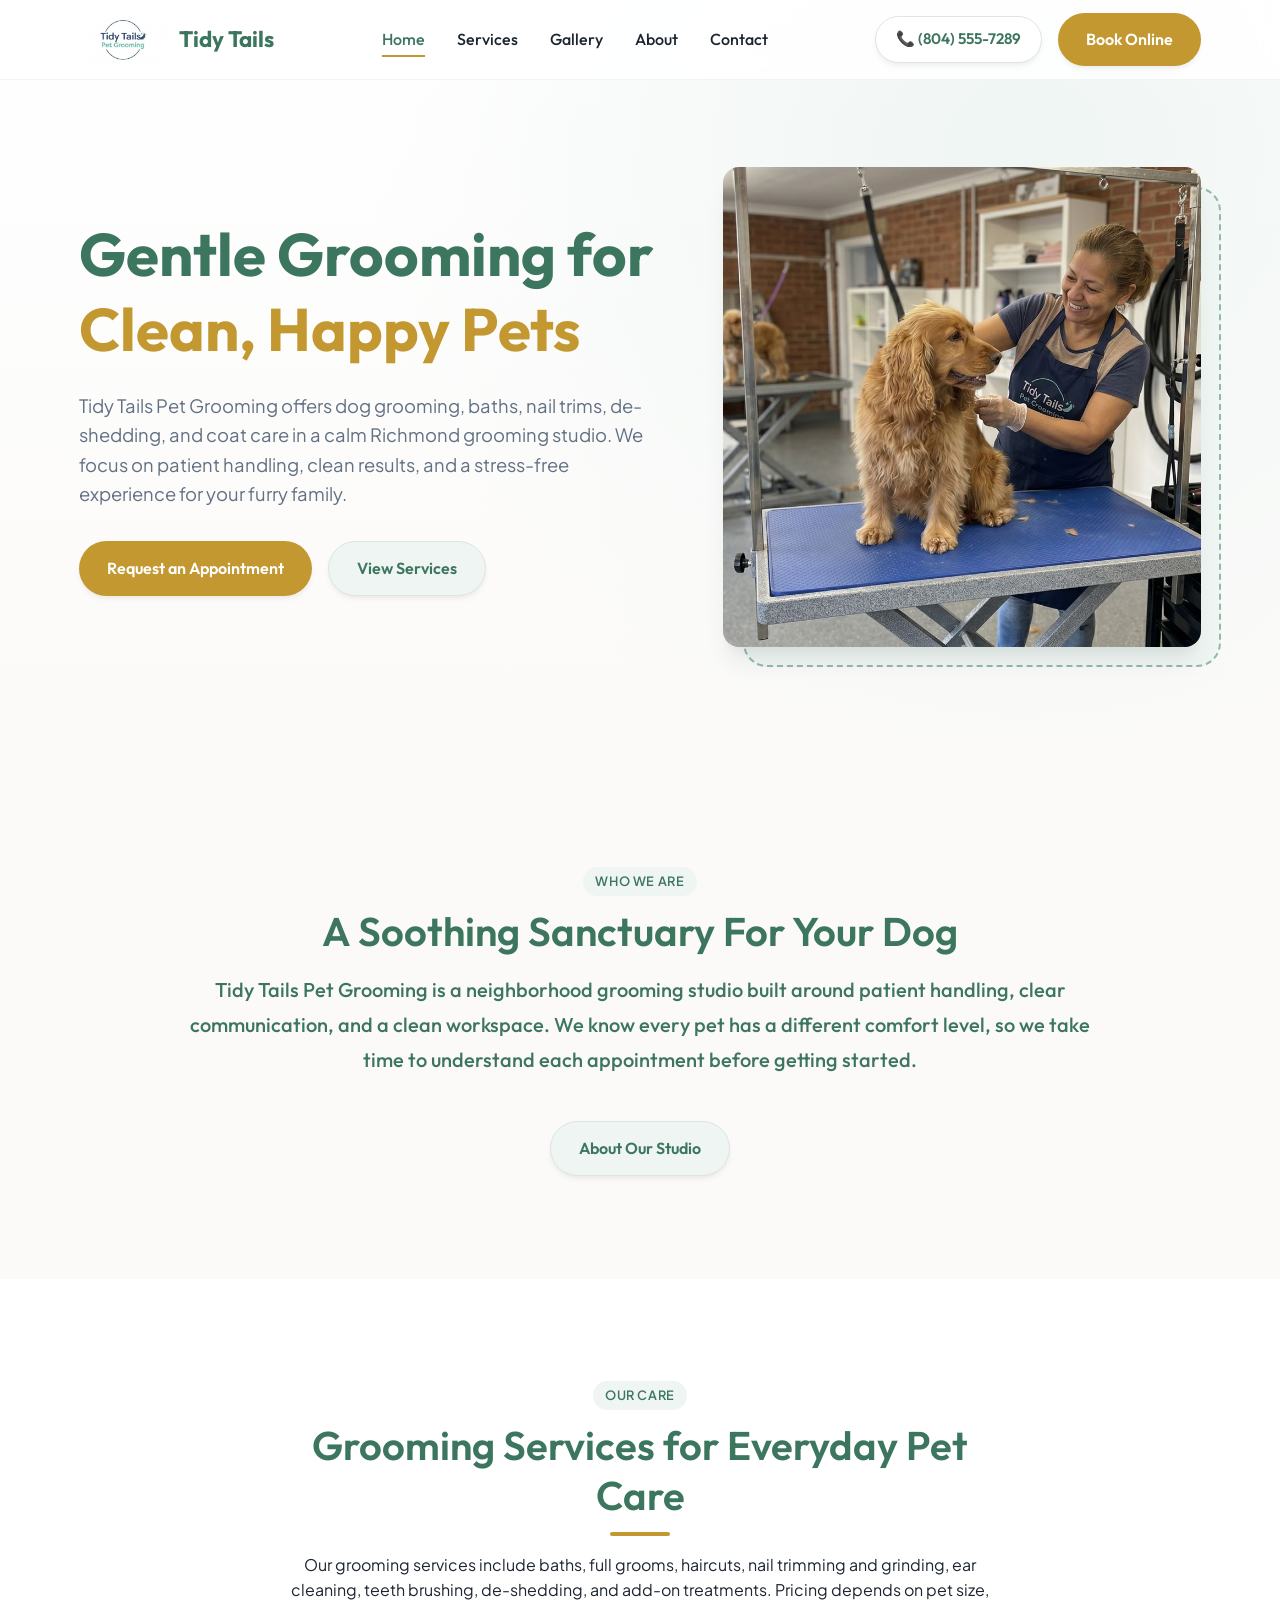
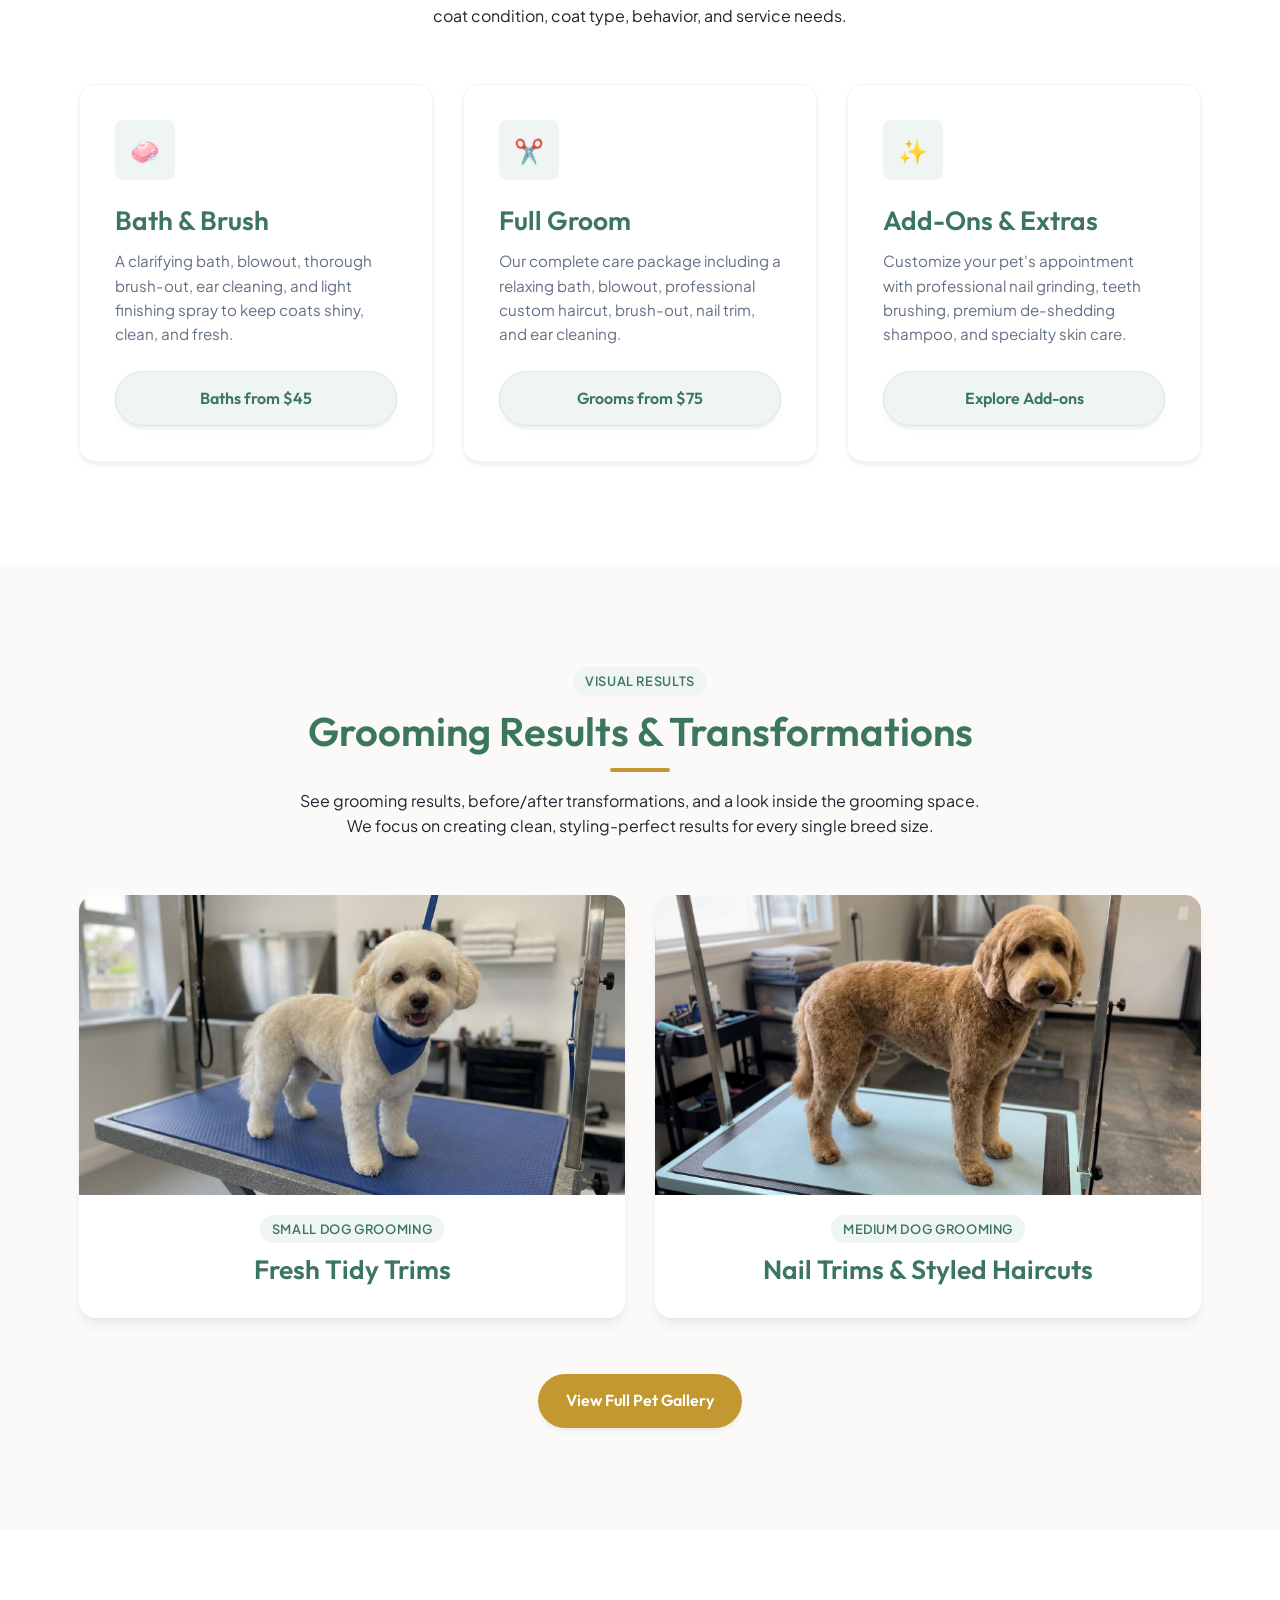
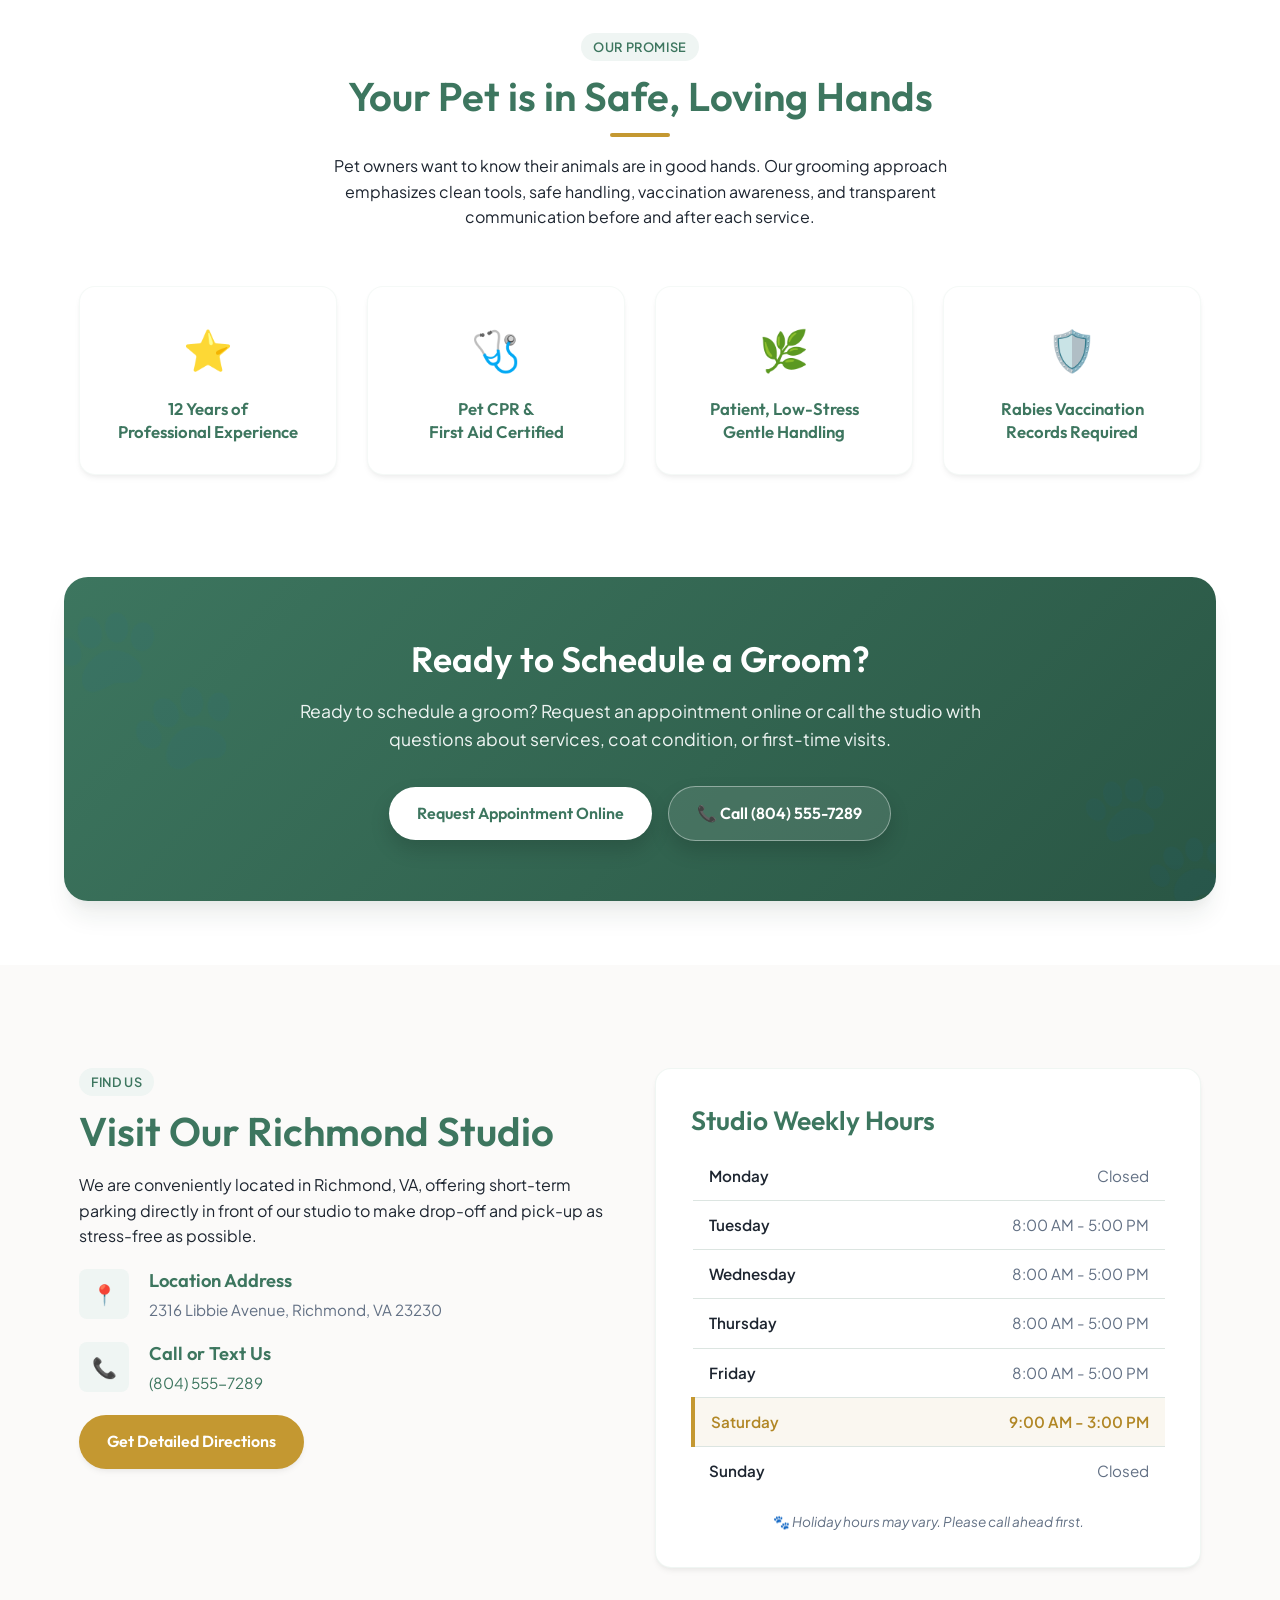
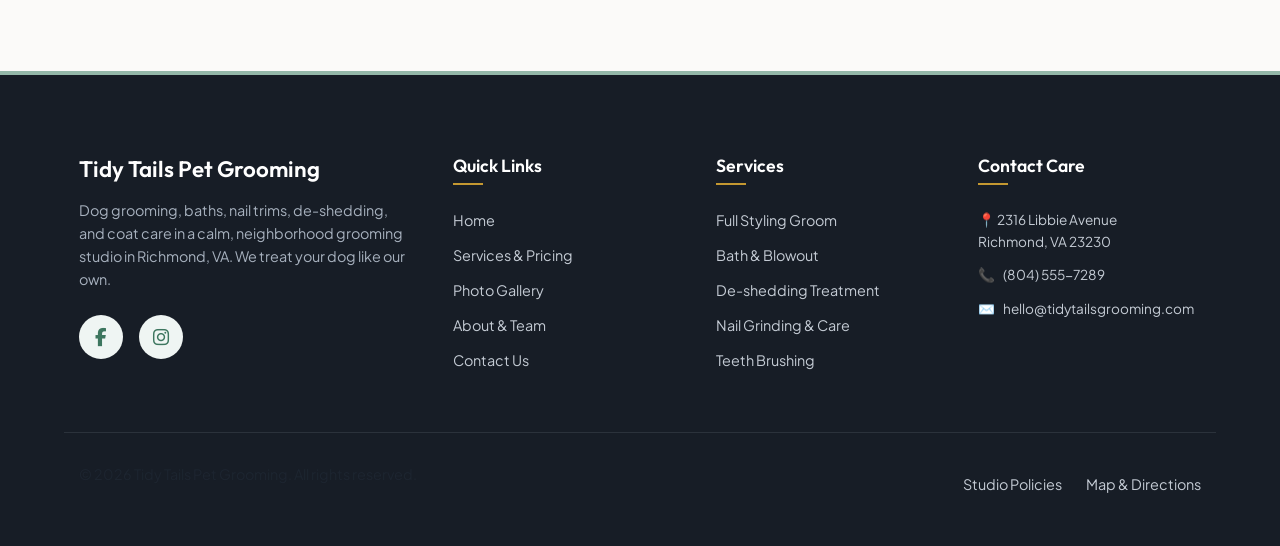
<file: index.html>
<!DOCTYPE html>
<html lang="en">
<head>
  <meta charset="UTF-8">
  <meta name="viewport" content="width=device-width, initial-scale=1.0">
  <title>Tidy Tails Pet Grooming | Richmond VA Dog Grooming Studio</title>
  <meta name="description" content="Tidy Tails Pet Grooming offers professional dog grooming, baths, nail trims, de-shedding, and coat care in a calm, patient, and clean Richmond studio. Book today!">
  <link rel="stylesheet" href="https://cdnjs.cloudflare.com/ajax/libs/font-awesome/6.5.1/css/all.min.css">
  <link rel="stylesheet" href="assets/index.css">
  
  <!-- SEO & Favicon -->
  <link rel="icon" href="data:image/svg+xml,<svg xmlns=%22http://www.w3.org/2000/svg%22 viewBox=%220 0 100 100%22><text y=%22.9em%22 font-size=%2290%22>🐾</text></svg>">
  <link rel="canonical" href="https://frankzoid.github.io/project-name/index.html">
  <meta name="robots" content="index, follow">
</head>
<body>

  <!-- --- Header / Navigation --- -->
  <header id="site-header">
    <div class="container">
      <a href="index.html" class="logo-link" id="header-logo-link">
        <img src="images/tidy-tails-logo.jpg" alt="Tidy Tails Pet Grooming Logo" class="logo-img">
        <span class="logo-text">Tidy Tails</span>
      </a>
      
      <!-- Desktop Navigation Menu -->
      <nav aria-label="Main Navigation">
        <ul class="nav-menu">
          <li><a href="index.html" class="nav-link" id="nav-home">Home</a></li>
          <li><a href="services.html" class="nav-link" id="nav-services">Services</a></li>
          <li><a href="gallery.html" class="nav-link" id="nav-gallery">Gallery</a></li>
          <li><a href="about.html" class="nav-link" id="nav-about">About</a></li>
          <li><a href="contact.html" class="nav-link" id="nav-contact">Contact</a></li>
        </ul>
      </nav>

      <!-- Desktop CTAs -->
      <div class="header-ctas">
        <a href="tel:+18045557289" class="btn btn-tel" id="header-tel-link">
          📞 (804) 555-7289
        </a>
        <a href="https://moego.pet/tidytailsgrooming" target="_blank" rel="noopener noreferrer" class="btn btn-primary" id="header-book-btn">
          Book Online
        </a>
      </div>

      <!-- Hamburger Icon for Mobile -->
      <button class="hamburger" aria-label="Toggle navigation menu" aria-expanded="false" id="mobile-menu-toggle">
        <span></span>
        <span></span>
        <span></span>
      </button>
    </div>
  </header>

  <!-- --- Mobile Drawer Menu Backdrop --- -->
  <div class="mobile-nav-drawer-backdrop" id="mobile-drawer-backdrop"></div>

  <!-- --- Mobile Navigation Drawer --- -->
  <div class="mobile-nav-drawer" id="mobile-drawer">
    <ul class="mobile-nav-menu">
      <li><a href="index.html" class="mobile-nav-link" id="mob-nav-home">Home</a></li>
      <li><a href="services.html" class="mobile-nav-link" id="mob-nav-services">Services</a></li>
      <li><a href="gallery.html" class="mobile-nav-link" id="mob-nav-gallery">Gallery</a></li>
      <li><a href="about.html" class="mobile-nav-link" id="mob-nav-about">About</a></li>
      <li><a href="contact.html" class="mobile-nav-link" id="mob-nav-contact">Contact</a></li>
    </ul>
    <div class="mobile-nav-ctas">
      <a href="tel:+18045557289" class="btn btn-secondary text-center" id="mob-tel-btn">
        📞 Call (804) 555-7289
      </a>
      <a href="https://moego.pet/tidytailsgrooming" target="_blank" rel="noopener noreferrer" class="btn btn-primary text-center" id="mob-book-btn">
        Book Appointment
      </a>
    </div>
  </div>

  <!-- --- Hero Section --- -->
  <main>
    <section class="hero" id="hero-section">
      <div class="container hero-grid">
        <div class="hero-content fade-in-up">
          <h1>Gentle Grooming for <span>Clean, Happy Pets</span></h1>
          <p>Tidy Tails Pet Grooming offers dog grooming, baths, nail trims, de-shedding, and coat care in a calm Richmond grooming studio. We focus on patient handling, clean results, and a stress-free experience for your furry family.</p>
          <div class="hero-ctas">
            <a href="https://moego.pet/tidytailsgrooming" target="_blank" rel="noopener noreferrer" class="btn btn-primary" id="hero-cta-primary">
              Request an Appointment
            </a>
            <a href="services.html" class="btn btn-secondary" id="hero-cta-secondary">
              View Services
            </a>
          </div>
        </div>
        <div class="hero-image-wrapper fade-in-up delay-200">
          <img src="images/tidy-tails-groomer-dog.jpg" alt="Groomer gentle handling a dog in Tidy Tails studio" class="hero-img">
        </div>
      </div>
    </section>

    <!-- --- Studio Introduction Section --- -->
    <section class="section section-alt" id="studio-intro-section">
      <div class="container">
        <div class="intro-text-block fade-in-up text-center">
          <span class="transform-tag">Who We Are</span>
          <h2>A Soothing Sanctuary For Your Dog</h2>
          <p>Tidy Tails Pet Grooming is a neighborhood grooming studio built around patient handling, clear communication, and a clean workspace. We know every pet has a different comfort level, so we take time to understand each appointment before getting started.</p>
          <a href="about.html" class="btn btn-secondary" style="margin-top: 1.5rem;" id="intro-about-btn">About Our Studio</a>
        </div>
      </div>
    </section>

    <!-- --- Services Overview Section --- -->
    <section class="section" id="services-overview-section">
      <div class="container">
        <div class="section-header fade-in-up">
          <span class="transform-tag">Our Care</span>
          <h2>Grooming Services for Everyday Pet Care</h2>
          <p>Our grooming services include baths, full grooms, haircuts, nail trimming and grinding, ear cleaning, teeth brushing, de-shedding, and add-on treatments. Pricing depends on pet size, coat condition, coat type, behavior, and service needs.</p>
        </div>
        
        <div class="grid grid-3">
          <div class="card fade-in-up">
            <div class="card-icon">🧼</div>
            <h3>Bath &amp; Brush</h3>
            <p>A clarifying bath, blowout, thorough brush-out, ear cleaning, and light finishing spray to keep coats shiny, clean, and fresh.</p>
            <a href="services.html" class="btn btn-secondary" style="margin-top: 1.5rem; width: 100%;" id="svc-bath-btn">Baths from $45</a>
          </div>
          
          <div class="card fade-in-up delay-100">
            <div class="card-icon">✂️</div>
            <h3>Full Groom</h3>
            <p>Our complete care package including a relaxing bath, blowout, professional custom haircut, brush-out, nail trim, and ear cleaning.</p>
            <a href="services.html" class="btn btn-secondary" style="margin-top: 1.5rem; width: 100%;" id="svc-groom-btn">Grooms from $75</a>
          </div>
          
          <div class="card fade-in-up delay-200">
            <div class="card-icon">✨</div>
            <h3>Add-Ons &amp; Extras</h3>
            <p>Customize your pet's appointment with professional nail grinding, teeth brushing, premium de-shedding shampoo, and specialty skin care.</p>
            <a href="services.html" class="btn btn-secondary" style="margin-top: 1.5rem; width: 100%;" id="svc-addons-btn">Explore Add-ons</a>
          </div>
        </div>
      </div>
    </section>

    <!-- --- Before/After Photo Preview --- -->
    <section class="section section-alt" id="gallery-preview-section">
      <div class="container">
        <div class="section-header fade-in-up">
          <span class="transform-tag">Visual Results</span>
          <h2>Grooming Results &amp; Transformations</h2>
          <p>See grooming results, before/after transformations, and a look inside the grooming space. We focus on creating clean, styling-perfect results for every single breed size.</p>
        </div>
        
        <div class="transform-preview fade-in-up">
          <div class="transform-card">
            <img src="images/tidy-tails-small-dog-groom.jpg" alt="Small dog after grooming styling result" class="transform-card-img">
            <div class="transform-card-body">
              <span class="transform-tag">Small Dog Grooming</span>
              <h3>Fresh Tidy Trims</h3>
            </div>
          </div>
          
          <div class="transform-card">
            <img src="images/tidy-tails-medium-dog-groom.jpg" alt="Medium dog clean after groom look" class="transform-card-img">
            <div class="transform-card-body">
              <span class="transform-tag">Medium Dog Grooming</span>
              <h3>Nail Trims &amp; Styled Haircuts</h3>
            </div>
          </div>
        </div>
        
        <div class="text-center" style="margin-top: 3.5rem;">
          <a href="gallery.html" class="btn btn-primary" id="gallery-preview-btn">View Full Pet Gallery</a>
        </div>
      </div>
    </section>

    <!-- --- Trust Signals Preview Section --- -->
    <section class="section" id="trust-preview-section">
      <div class="container">
        <div class="section-header fade-in-up">
          <span class="transform-tag">Our Promise</span>
          <h2>Your Pet is in Safe, Loving Hands</h2>
          <p>Pet owners want to know their animals are in good hands. Our grooming approach emphasizes clean tools, safe handling, vaccination awareness, and transparent communication before and after each service.</p>
        </div>
        
        <div class="trust-badges-grid">
          <div class="trust-badge-card fade-in-up">
            <div class="trust-badge-icon">⭐</div>
            <div class="trust-badge-text">12 Years of Professional&nbsp;Experience</div>
          </div>
          
          <div class="trust-badge-card fade-in-up delay-100">
            <div class="trust-badge-icon">🩺</div>
            <div class="trust-badge-text">Pet CPR &amp;<br>First&nbsp;Aid&nbsp;Certified</div>
          </div>
          
          <div class="trust-badge-card fade-in-up delay-200">
            <div class="trust-badge-icon">🌿</div>
            <div class="trust-badge-text">Patient, Low-Stress Gentle&nbsp;Handling</div>
          </div>
          
          <div class="trust-badge-card fade-in-up delay-300">
            <div class="trust-badge-icon">🛡️</div>
            <div class="trust-badge-text">Rabies Vaccination Records&nbsp;Required</div>
          </div>
        </div>
      </div>
    </section>

    <!-- --- Booking Call to Action Banner --- -->
    <section class="section container" style="padding-top: 0; padding-bottom: 4rem;" id="cta-section">
      <div class="booking-banner fade-in-up">
        <h2>Ready to Schedule a Groom?</h2>
        <p>Ready to schedule a groom? Request an appointment online or call the studio with questions about services, coat condition, or first-time visits.</p>
        <div class="flex-center" style="gap: 16px; flex-wrap: wrap;">
          <a href="https://moego.pet/tidytailsgrooming" target="_blank" rel="noopener noreferrer" class="btn btn-white" id="banner-book-btn">
            Request Appointment Online
          </a>
          <a href="tel:+18045557289" class="btn btn-secondary" style="border-color: rgba(255,255,255,0.4); color: white; background: rgba(255,255,255,0.1);" id="banner-tel-btn">
            📞 Call (804) 555-7289
          </a>
        </div>
      </div>
    </section>

    <!-- --- Location Summary Section --- -->
    <section class="section section-alt" id="location-summary-section">
      <div class="container grid grid-2">
        <div class="location-summary-info fade-in-up">
          <span class="transform-tag">Find Us</span>
          <h2>Visit Our Richmond Studio</h2>
          <p>We are conveniently located in Richmond, VA, offering short-term parking directly in front of our studio to make drop-off and pick-up as stress-free as possible.</p>
          
          <div class="contact-item" style="margin: 20px 0;">
            <div class="contact-icon">📍</div>
            <div class="contact-details-box">
              <h4>Location Address</h4>
              <p>2316 Libbie Avenue, Richmond, VA 23230</p>
            </div>
          </div>
          
          <div class="contact-item" style="margin: 20px 0;">
            <div class="contact-icon">📞</div>
            <div class="contact-details-box">
              <h4>Call or Text Us</h4>
              <p><a href="tel:+18045557289" id="summary-tel-link">(804) 555-7289</a></p>
            </div>
          </div>

          <a href="contact.html" class="btn btn-primary" id="summary-contact-btn">Get Detailed Directions</a>
        </div>

        <div class="hours-card fade-in-up delay-200" style="background: white; padding: 35px; border-radius: var(--radius-md); box-shadow: var(--shadow-sm); border: 1px solid rgba(156,192,175,0.15);">
          <h3>Studio Weekly Hours</h3>
          <table class="hours-table">
            <tbody>
              <tr>
                <td>Monday</td>
                <td>Closed</td>
              </tr>
              <tr>
                <td>Tuesday</td>
                <td>8:00 AM - 5:00 PM</td>
              </tr>
              <tr>
                <td>Wednesday</td>
                <td>8:00 AM - 5:00 PM</td>
              </tr>
              <tr>
                <td>Thursday</td>
                <td>8:00 AM - 5:00 PM</td>
              </tr>
              <tr>
                <td>Friday</td>
                <td>8:00 AM - 5:00 PM</td>
              </tr>
              <tr>
                <td>Saturday</td>
                <td>9:00 AM - 3:00 PM</td>
              </tr>
              <tr>
                <td>Sunday</td>
                <td>Closed</td>
              </tr>
            </tbody>
          </table>
          <p style="font-size: 0.85rem; color: var(--text-muted); margin-top: 15px; text-align: center; margin-bottom: 0;">
            🐾 <em>Holiday hours may vary. Please call ahead first.</em>
          </p>
        </div>
      </div>
    </section>
  </main>

  <!-- --- Footer --- -->
  <footer>
    <div class="container footer-grid">
      <div class="footer-brand">
        <h3>Tidy Tails Pet Grooming</h3>
        <p>Dog grooming, baths, nail trims, de-shedding, and coat care in a calm, neighborhood grooming studio in Richmond, VA. We treat your dog like our own.</p>
        <div class="social-links-flex">
          <a href="https://www.facebook.com/tidytailsgroomingrva" target="_blank" rel="noopener noreferrer" class="social-circle-link" aria-label="Follow us on Facebook" id="footer-fb-link"><i class="fa-brands fa-facebook-f"></i></a>
          <a href="https://www.instagram.com/tidytailsrva" target="_blank" rel="noopener noreferrer" class="social-circle-link" aria-label="Follow us on Instagram" id="footer-ig-link"><i class="fa-brands fa-instagram"></i></a>
        </div>
      </div>

      <div>
        <h4 class="footer-column-title">Quick Links</h4>
        <ul class="footer-links">
          <li><a href="index.html">Home</a></li>
          <li><a href="services.html">Services &amp; Pricing</a></li>
          <li><a href="gallery.html">Photo Gallery</a></li>
          <li><a href="about.html">About &amp; Team</a></li>
          <li><a href="contact.html">Contact Us</a></li>
        </ul>
      </div>

      <div>
        <h4 class="footer-column-title">Services</h4>
        <ul class="footer-links">
          <li><a href="services.html#full-groom">Full Styling Groom</a></li>
          <li><a href="services.html#bath-brush">Bath &amp; Blowout</a></li>
          <li><a href="services.html#deshedding">De-shedding Treatment</a></li>
          <li><a href="services.html#nail-care">Nail Grinding &amp; Care</a></li>
          <li><a href="services.html#teeth-brushing">Teeth Brushing</a></li>
        </ul>
      </div>

      <div>
        <h4 class="footer-column-title">Contact Care</h4>
        <ul class="footer-links" style="font-size: 0.85rem; line-height: 1.6;">
          <li>📍 2316 Libbie Avenue<br>Richmond, VA 23230</li>
          <li>📞 <a href="tel:+18045557289">(804) 555-7289</a></li>
          <li>✉️ <a href="mailto:hello@tidytailsgrooming.com">hello@tidytailsgrooming.com</a></li>
        </ul>
      </div>
    </div>

    <div class="container footer-bottom">
      <p>&copy; 2026 Tidy Tails Pet Grooming. All rights reserved.</p>
      <div class="footer-bottom-links">
        <a href="services.html#policies">Studio Policies</a>
        <a href="contact.html">Map &amp; Directions</a>
      </div>
    </div>
  </footer>

  <!-- --- Mobile Floating Call/Book Quick Action Bar --- -->
  <div class="mobile-sticky-bar">
    <a href="tel:+18045557289" class="mobile-sticky-action call" id="mobile-sticky-call">
      📞 Call Us
    </a>
    <a href="https://moego.pet/tidytailsgrooming" target="_blank" rel="noopener noreferrer" class="mobile-sticky-action book" id="mobile-sticky-book">
      📅 Book Appointment
    </a>
  </div>

  <!-- Scripts -->
  <script src="assets/index.js"></script>
</body>
</html>
</file>
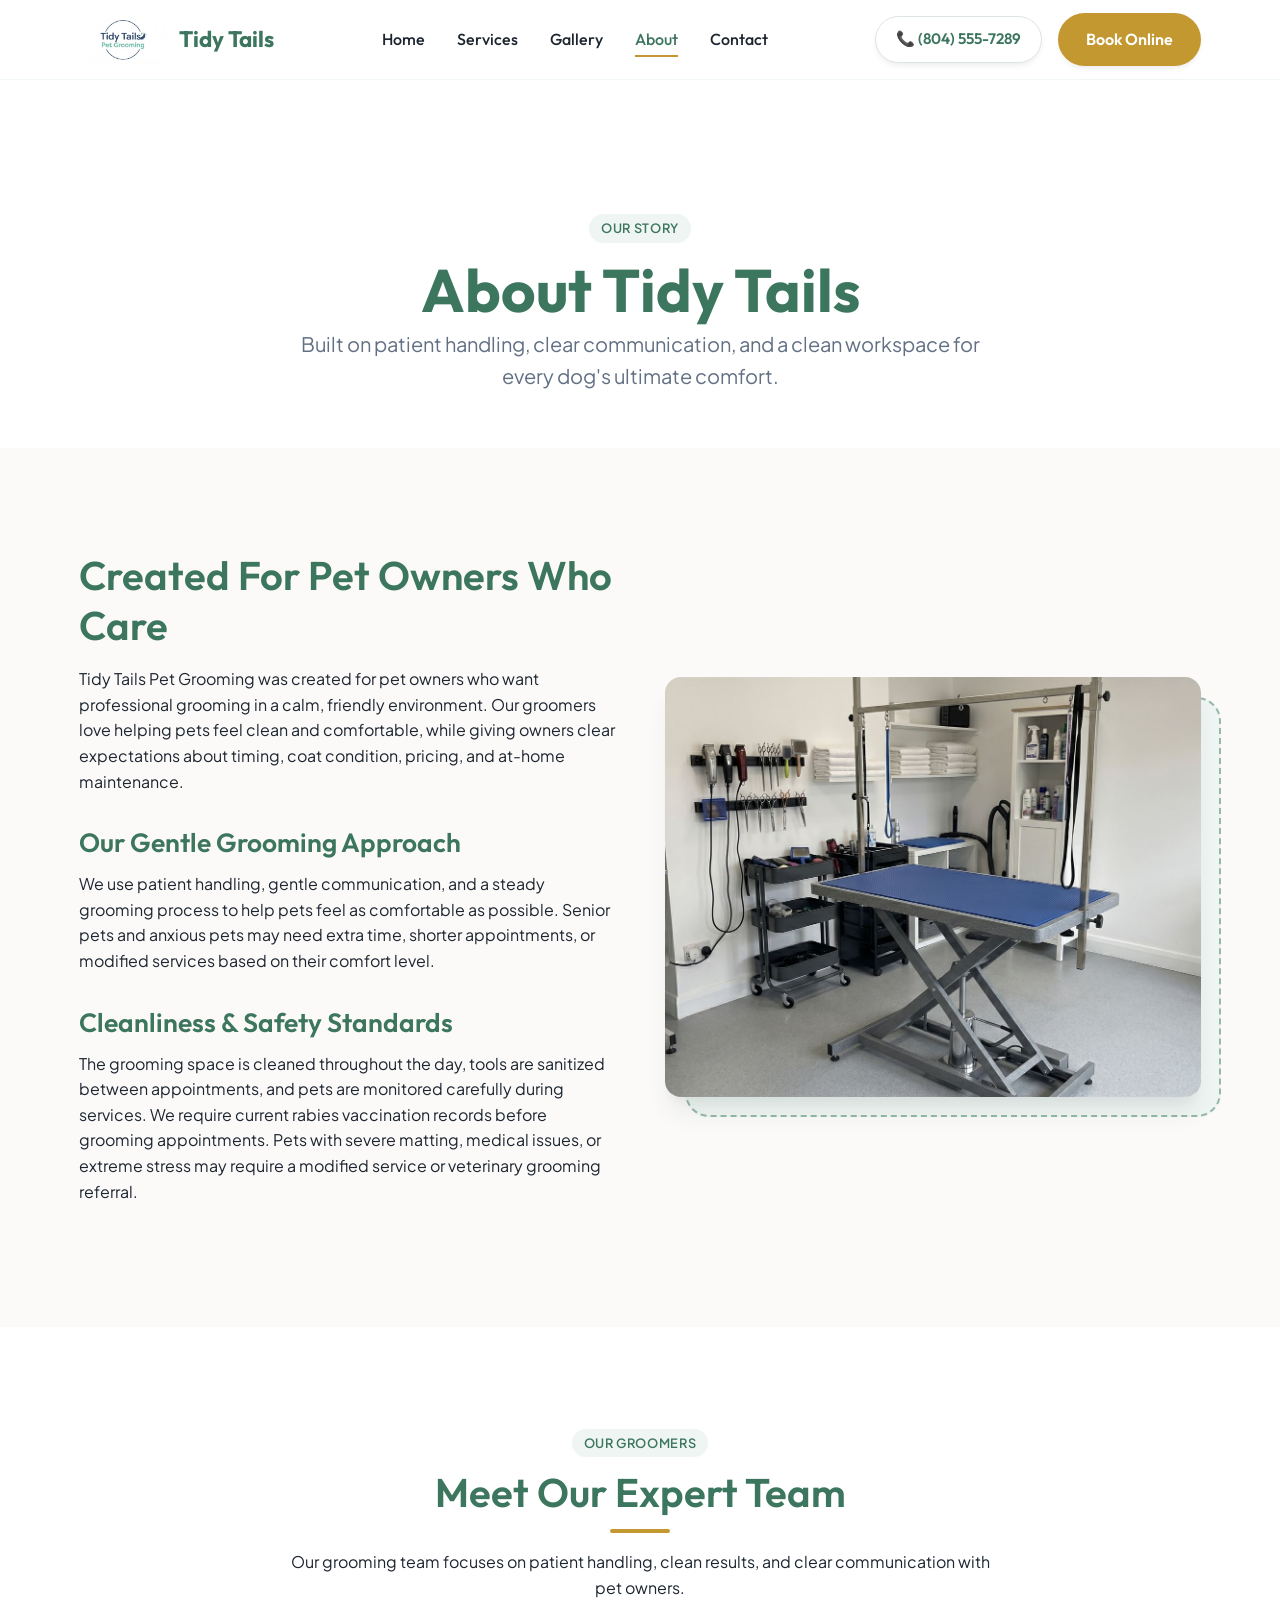
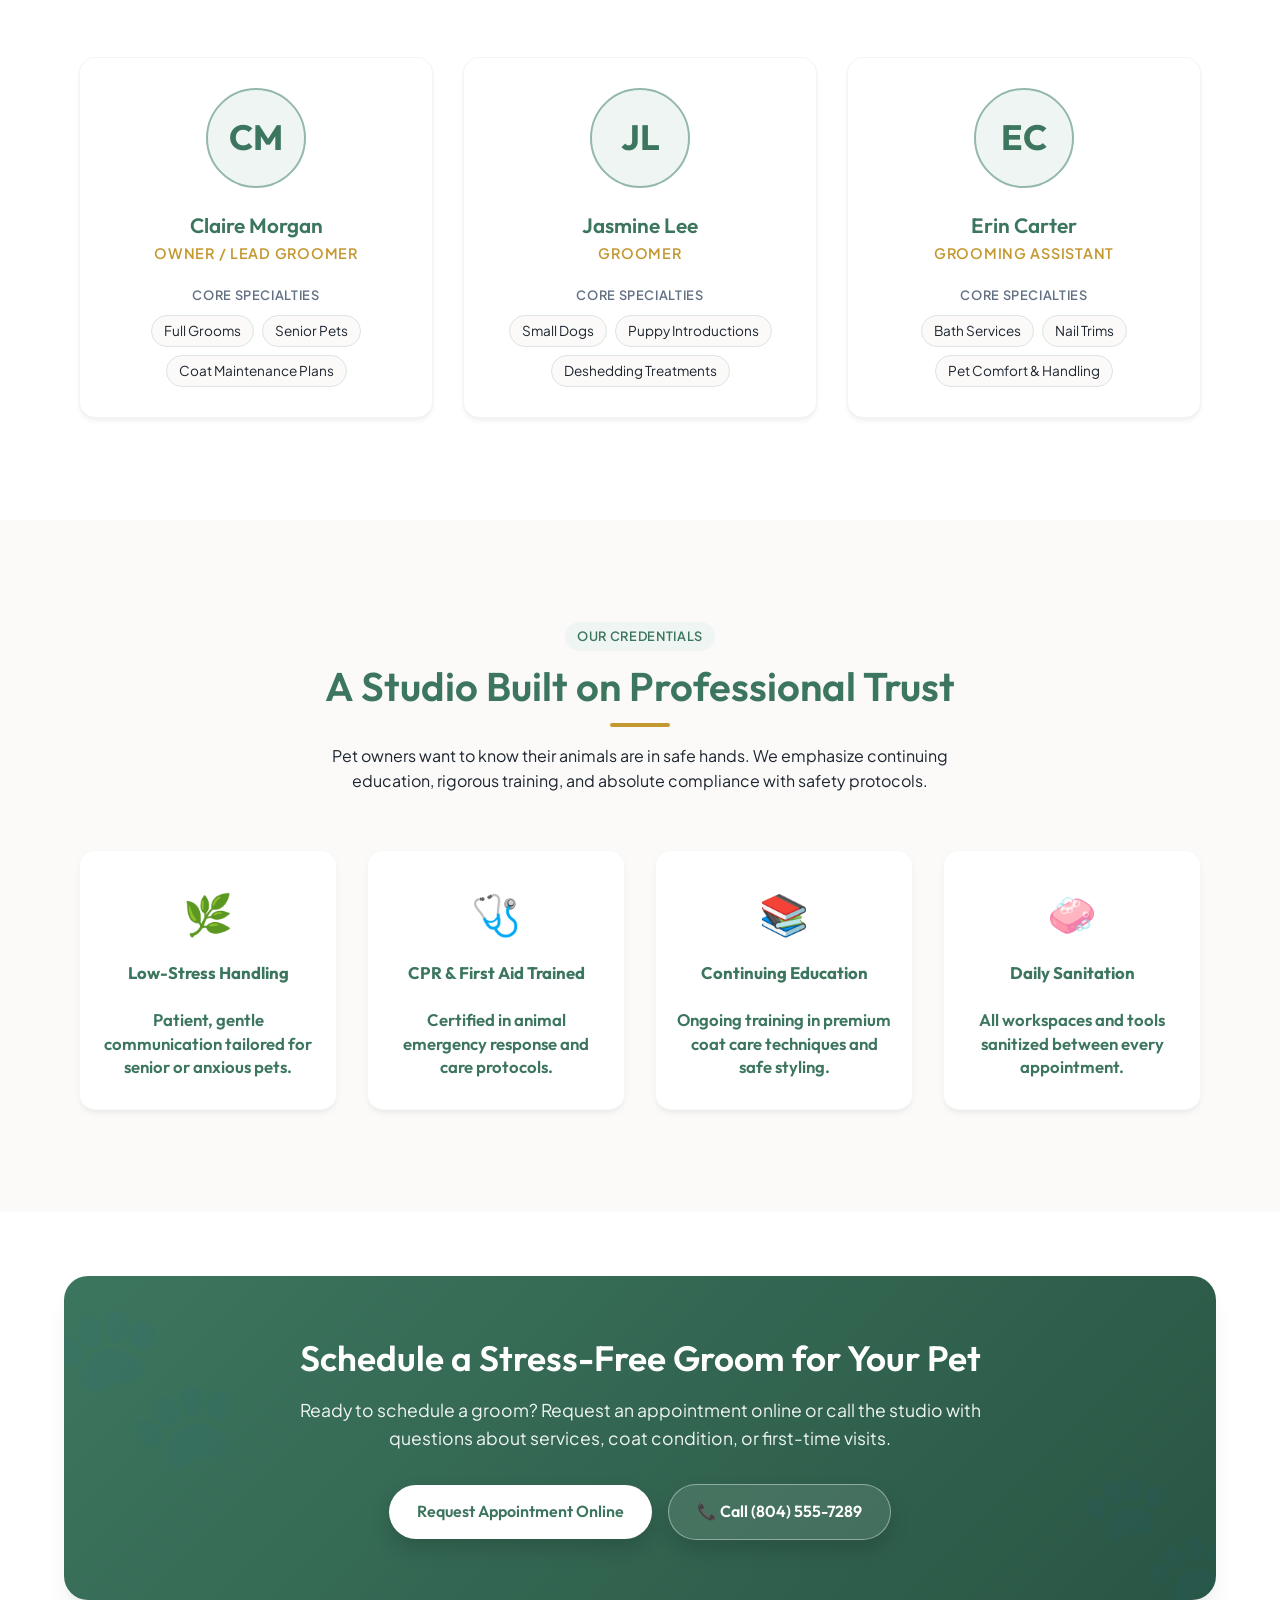
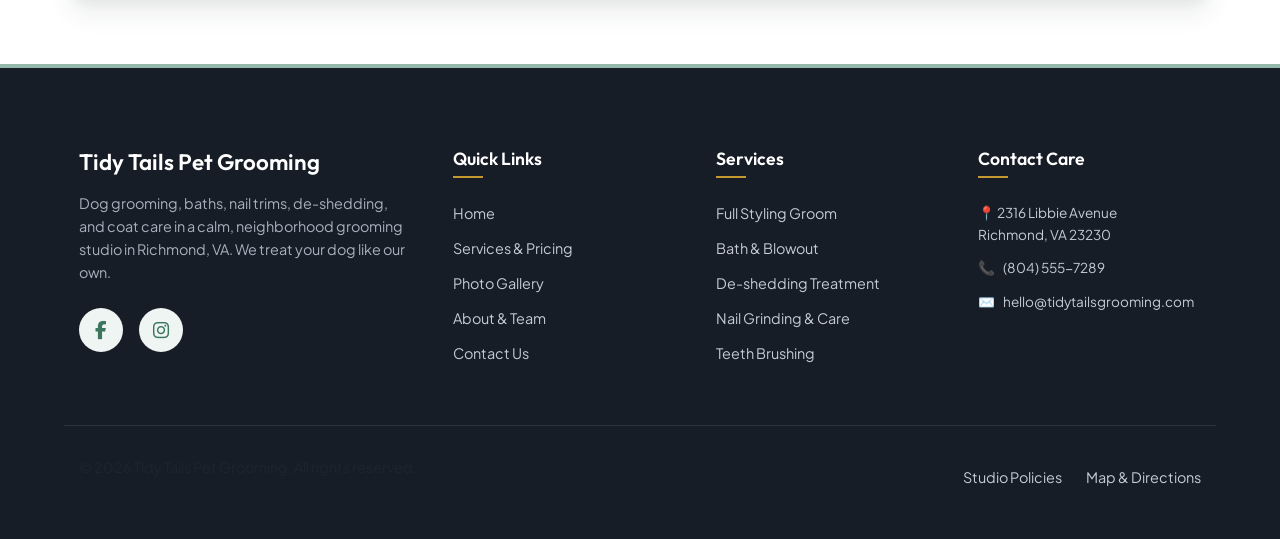
<file: about.html>
<!DOCTYPE html>
<html lang="en">
<head>
  <meta charset="UTF-8">
  <meta name="viewport" content="width=device-width, initial-scale=1.0">
  <title>About Us &amp; Team | Tidy Tails Pet Grooming</title>
  <meta name="description" content="Meet the team at Tidy Tails Pet Grooming in Richmond, VA. Learn about our 12 years of experience, pet CPR training, low-stress handling, and vaccination policies.">
  <link rel="stylesheet" href="https://cdnjs.cloudflare.com/ajax/libs/font-awesome/6.5.1/css/all.min.css">
  <link rel="stylesheet" href="assets/index.css">
  
  <!-- SEO & Favicon -->
  <link rel="icon" href="data:image/svg+xml,<svg xmlns=%22http://www.w3.org/2000/svg%22 viewBox=%220 0 100 100%22><text y=%22.9em%22 font-size=%2290%22>🐾</text></svg>">
  <link rel="canonical" href="https://frankzoid.github.io/project-name/about.html">
  <meta name="robots" content="index, follow">
</head>
<body>

  <!-- --- Header / Navigation --- -->
  <header id="site-header">
    <div class="container">
      <a href="index.html" class="logo-link" id="header-logo-link">
        <img src="images/tidy-tails-logo.jpg" alt="Tidy Tails Pet Grooming Logo" class="logo-img">
        <span class="logo-text">Tidy Tails</span>
      </a>
      
      <!-- Desktop Navigation Menu -->
      <nav aria-label="Main Navigation">
        <ul class="nav-menu">
          <li><a href="index.html" class="nav-link" id="nav-home">Home</a></li>
          <li><a href="services.html" class="nav-link" id="nav-services">Services</a></li>
          <li><a href="gallery.html" class="nav-link" id="nav-gallery">Gallery</a></li>
          <li><a href="about.html" class="nav-link" id="nav-about">About</a></li>
          <li><a href="contact.html" class="nav-link" id="nav-contact">Contact</a></li>
        </ul>
      </nav>

      <!-- Desktop CTAs -->
      <div class="header-ctas">
        <a href="tel:+18045557289" class="btn btn-tel" id="header-tel-link">
          📞 (804) 555-7289
        </a>
        <a href="https://moego.pet/tidytailsgrooming" target="_blank" rel="noopener noreferrer" class="btn btn-primary" id="header-book-btn">
          Book Online
        </a>
      </div>

      <!-- Hamburger Icon for Mobile -->
      <button class="hamburger" aria-label="Toggle navigation menu" aria-expanded="false" id="mobile-menu-toggle">
        <span></span>
        <span></span>
        <span></span>
      </button>
    </div>
  </header>

  <!-- --- Mobile Drawer Menu Backdrop --- -->
  <div class="mobile-nav-drawer-backdrop" id="mobile-drawer-backdrop"></div>

  <!-- --- Mobile Navigation Drawer --- -->
  <div class="mobile-nav-drawer" id="mobile-drawer">
    <ul class="mobile-nav-menu">
      <li><a href="index.html" class="mobile-nav-link" id="mob-nav-home">Home</a></li>
      <li><a href="services.html" class="mobile-nav-link" id="mob-nav-services">Services</a></li>
      <li><a href="gallery.html" class="mobile-nav-link" id="mob-nav-gallery">Gallery</a></li>
      <li><a href="about.html" class="mobile-nav-link" id="mob-nav-about">About</a></li>
      <li><a href="contact.html" class="mobile-nav-link" id="mob-nav-contact">Contact</a></li>
    </ul>
    <div class="mobile-nav-ctas">
      <a href="tel:+18045557289" class="btn btn-secondary text-center" id="mob-tel-btn">
        📞 Call (804) 555-7289
      </a>
      <a href="https://moego.pet/tidytailsgrooming" target="_blank" rel="noopener noreferrer" class="btn btn-primary text-center" id="mob-book-btn">
        Book Appointment
      </a>
    </div>
  </div>

  <main style="padding-top: calc(var(--header-height) + 2rem);">
    <!-- --- About Hero Section --- -->
    <section class="section" style="padding-bottom: 0;">
      <div class="container">
        <div class="section-header fade-in-up">
          <span class="transform-tag">Our Story</span>
          <h1>About Tidy Tails</h1>
          <p class="lead">Built on patient handling, clear communication, and a clean workspace for every dog's ultimate comfort.</p>
        </div>
      </div>
    </section>

    <!-- --- Main Content Grid --- -->
    <section class="section section-alt" id="about-content">
      <div class="container grid grid-2" style="align-items: center; gap: 50px;">
        <div class="about-text-panel fade-in-up">
          <h2>Created For Pet Owners Who Care</h2>
          <p>Tidy Tails Pet Grooming was created for pet owners who want professional grooming in a calm, friendly environment. Our groomers love helping pets feel clean and comfortable, while giving owners clear expectations about timing, coat condition, pricing, and at-home maintenance.</p>
          
          <h3 style="margin-top: 2rem;">Our Gentle Grooming Approach</h3>
          <p>We use patient handling, gentle communication, and a steady grooming process to help pets feel as comfortable as possible. Senior pets and anxious pets may need extra time, shorter appointments, or modified services based on their comfort level.</p>

          <h3 style="margin-top: 2rem;">Cleanliness &amp; Safety Standards</h3>
          <p>The grooming space is cleaned throughout the day, tools are sanitized between appointments, and pets are monitored carefully during services. We require current rabies vaccination records before grooming appointments. Pets with severe matting, medical issues, or extreme stress may require a modified service or veterinary grooming referral.</p>
        </div>

        <div class="about-image-panel fade-in-up delay-200">
          <div class="hero-image-wrapper">
            <img src="images/tidy-tails-grooming-space.jpg" alt="A look inside our bright, sanitized grooming space" class="hero-img" style="height: 420px;">
          </div>
        </div>
      </div>
    </section>

    <!-- --- Team Members Section --- -->
    <section class="section" id="team-section">
      <div class="container">
        <div class="section-header fade-in-up">
          <span class="transform-tag">Our Groomers</span>
          <h2>Meet Our Expert Team</h2>
          <p>Our grooming team focuses on patient handling, clean results, and clear communication with pet owners.</p>
        </div>

        <div class="grid grid-3 team-grid">
          
          <!-- Claire Morgan -->
          <div class="team-card fade-in-up">
            <div class="team-avatar-placeholder">CM</div>
            <h3 class="team-name">Claire Morgan</h3>
            <div class="team-title">Owner / Lead Groomer</div>
            <div class="team-specialties-title">Core Specialties</div>
            <div class="team-specialties-tags">
              <span class="specialty-tag">Full Grooms</span>
              <span class="specialty-tag">Senior Pets</span>
              <span class="specialty-tag">Coat Maintenance Plans</span>
            </div>
          </div>

          <!-- Jasmine Lee -->
          <div class="team-card fade-in-up delay-100">
            <div class="team-avatar-placeholder">JL</div>
            <h3 class="team-name">Jasmine Lee</h3>
            <div class="team-title">Groomer</div>
            <div class="team-specialties-title">Core Specialties</div>
            <div class="team-specialties-tags">
              <span class="specialty-tag">Small Dogs</span>
              <span class="specialty-tag">Puppy Introductions</span>
              <span class="specialty-tag">Deshedding Treatments</span>
            </div>
          </div>

          <!-- Erin Carter -->
          <div class="team-card fade-in-up delay-200">
            <div class="team-avatar-placeholder">EC</div>
            <h3 class="team-name">Erin Carter</h3>
            <div class="team-title">Grooming Assistant</div>
            <div class="team-specialties-title">Core Specialties</div>
            <div class="team-specialties-tags">
              <span class="specialty-tag">Bath Services</span>
              <span class="specialty-tag">Nail Trims</span>
              <span class="specialty-tag">Pet Comfort &amp; Handling</span>
            </div>
          </div>

        </div>
      </div>
    </section>

    <!-- --- Trust & Credentials Section --- -->
    <section class="section section-alt" id="trust-credentials">
      <div class="container">
        <div class="section-header fade-in-up">
          <span class="transform-tag">Our Credentials</span>
          <h2>A Studio Built on Professional Trust</h2>
          <p>Pet owners want to know their animals are in safe hands. We emphasize continuing education, rigorous training, and absolute compliance with safety protocols.</p>
        </div>

        <div class="trust-badges-grid">
          <div class="trust-badge-card fade-in-up">
            <div class="trust-badge-icon">🌿</div>
            <div class="trust-badge-text"><strong>Low-Stress Handling</strong><br><br>Patient, gentle communication tailored for senior or anxious pets.</div>
          </div>

          <div class="trust-badge-card fade-in-up delay-100">
            <div class="trust-badge-icon">🩺</div>
            <div class="trust-badge-text"><strong>CPR &amp; First Aid Trained</strong><br><br>Certified in animal emergency response and care protocols.</div>
          </div>

          <div class="trust-badge-card fade-in-up delay-200">
            <div class="trust-badge-icon">📚</div>
            <div class="trust-badge-text"><strong>Continuing Education</strong><br><br>Ongoing training in premium coat care techniques and safe styling.</div>
          </div>

          <div class="trust-badge-card fade-in-up delay-300">
            <div class="trust-badge-icon">🧼</div>
            <div class="trust-badge-text"><strong>Daily Sanitation</strong><br><br>All workspaces and tools sanitized between every appointment.</div>
          </div>
        </div>
      </div>
    </section>

    <!-- --- Booking CTA Section --- -->
    <section class="section container" style="padding-top: 4rem; padding-bottom: 4rem;" id="booking-cta">
      <div class="booking-banner fade-in-up">
        <h2>Schedule a Stress-Free Groom for Your Pet</h2>
        <p>Ready to schedule a groom? Request an appointment online or call the studio with questions about services, coat condition, or first-time visits.</p>
        <div class="flex-center" style="gap: 16px; flex-wrap: wrap;">
          <a href="https://moego.pet/tidytailsgrooming" target="_blank" rel="noopener noreferrer" class="btn btn-white" id="banner-book-btn">
            Request Appointment Online
          </a>
          <a href="tel:+18045557289" class="btn btn-secondary" style="border-color: rgba(255,255,255,0.4); color: white; background: rgba(255,255,255,0.1);" id="banner-tel-btn">
            📞 Call (804) 555-7289
          </a>
        </div>
      </div>
    </section>
  </main>

  <!-- --- Footer --- -->
  <footer>
    <div class="container footer-grid">
      <div class="footer-brand">
        <h3>Tidy Tails Pet Grooming</h3>
        <p>Dog grooming, baths, nail trims, de-shedding, and coat care in a calm, neighborhood grooming studio in Richmond, VA. We treat your dog like our own.</p>
        <div class="social-links-flex">
          <a href="https://www.facebook.com/tidytailsgroomingrva" target="_blank" rel="noopener noreferrer" class="social-circle-link" aria-label="Follow us on Facebook" id="footer-fb-link"><i class="fa-brands fa-facebook-f"></i></a>
          <a href="https://www.instagram.com/tidytailsrva" target="_blank" rel="noopener noreferrer" class="social-circle-link" aria-label="Follow us on Instagram" id="footer-ig-link"><i class="fa-brands fa-instagram"></i></a>
        </div>
      </div>

      <div>
        <h4 class="footer-column-title">Quick Links</h4>
        <ul class="footer-links">
          <li><a href="index.html">Home</a></li>
          <li><a href="services.html">Services &amp; Pricing</a></li>
          <li><a href="gallery.html">Photo Gallery</a></li>
          <li><a href="about.html">About &amp; Team</a></li>
          <li><a href="contact.html">Contact Us</a></li>
        </ul>
      </div>

      <div>
        <h4 class="footer-column-title">Services</h4>
        <ul class="footer-links">
          <li><a href="services.html#full-groom">Full Styling Groom</a></li>
          <li><a href="services.html#bath-brush">Bath &amp; Blowout</a></li>
          <li><a href="services.html#deshedding">De-shedding Treatment</a></li>
          <li><a href="services.html#nail-care">Nail Grinding &amp; Care</a></li>
          <li><a href="services.html#teeth-brushing">Teeth Brushing</a></li>
        </ul>
      </div>

      <div>
        <h4 class="footer-column-title">Contact Care</h4>
        <ul class="footer-links" style="font-size: 0.85rem; line-height: 1.6;">
          <li>📍 2316 Libbie Avenue<br>Richmond, VA 23230</li>
          <li>📞 <a href="tel:+18045557289">(804) 555-7289</a></li>
          <li>✉️ <a href="mailto:hello@tidytailsgrooming.com">hello@tidytailsgrooming.com</a></li>
        </ul>
      </div>
    </div>

    <div class="container footer-bottom">
      <p>&copy; 2026 Tidy Tails Pet Grooming. All rights reserved.</p>
      <div class="footer-bottom-links">
        <a href="services.html#policies">Studio Policies</a>
        <a href="contact.html">Map &amp; Directions</a>
      </div>
    </div>
  </footer>

  <!-- --- Mobile Floating Call/Book Quick Action Bar --- -->
  <div class="mobile-sticky-bar">
    <a href="tel:+18045557289" class="mobile-sticky-action call" id="mobile-sticky-call">
      📞 Call Us
    </a>
    <a href="https://moego.pet/tidytailsgrooming" target="_blank" rel="noopener noreferrer" class="mobile-sticky-action book" id="mobile-sticky-book">
      📅 Book Appointment
    </a>
  </div>

  <!-- Scripts -->
  <script src="assets/index.js"></script>
</body>
</html>
</file>
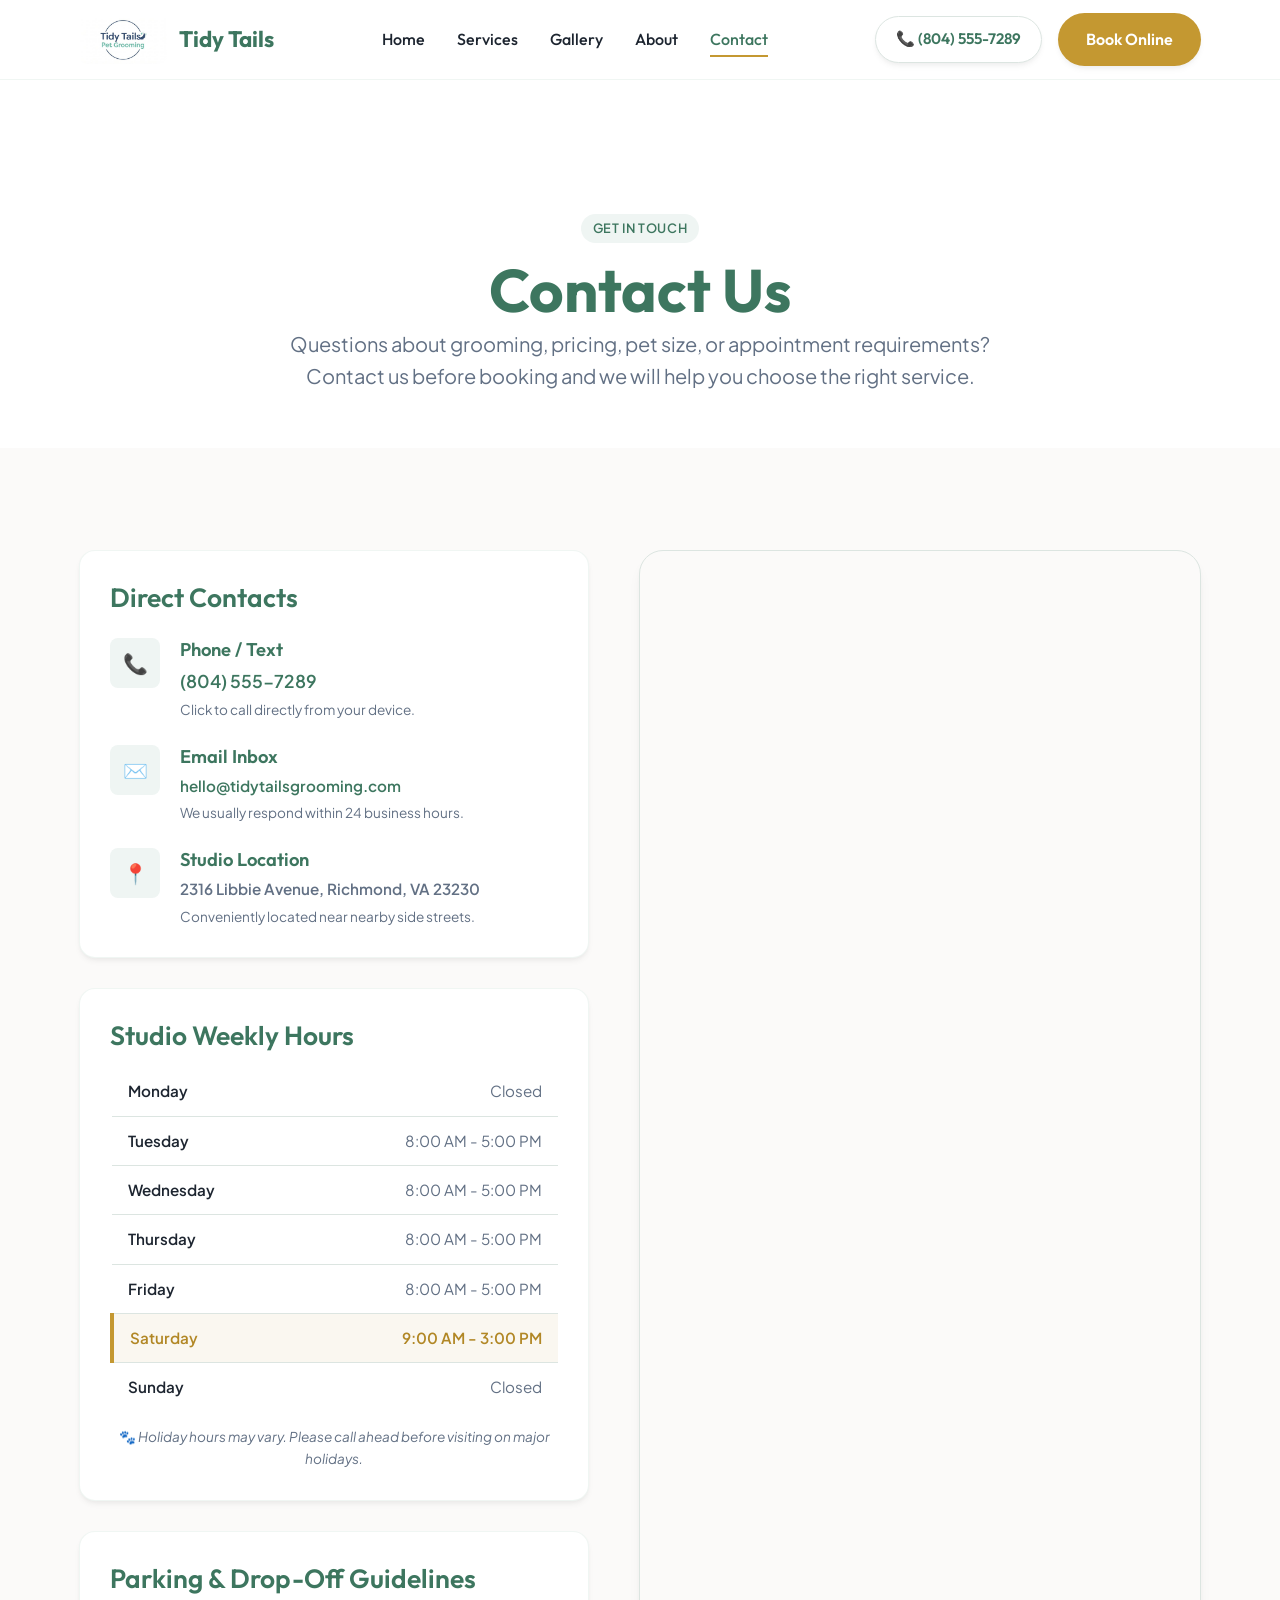
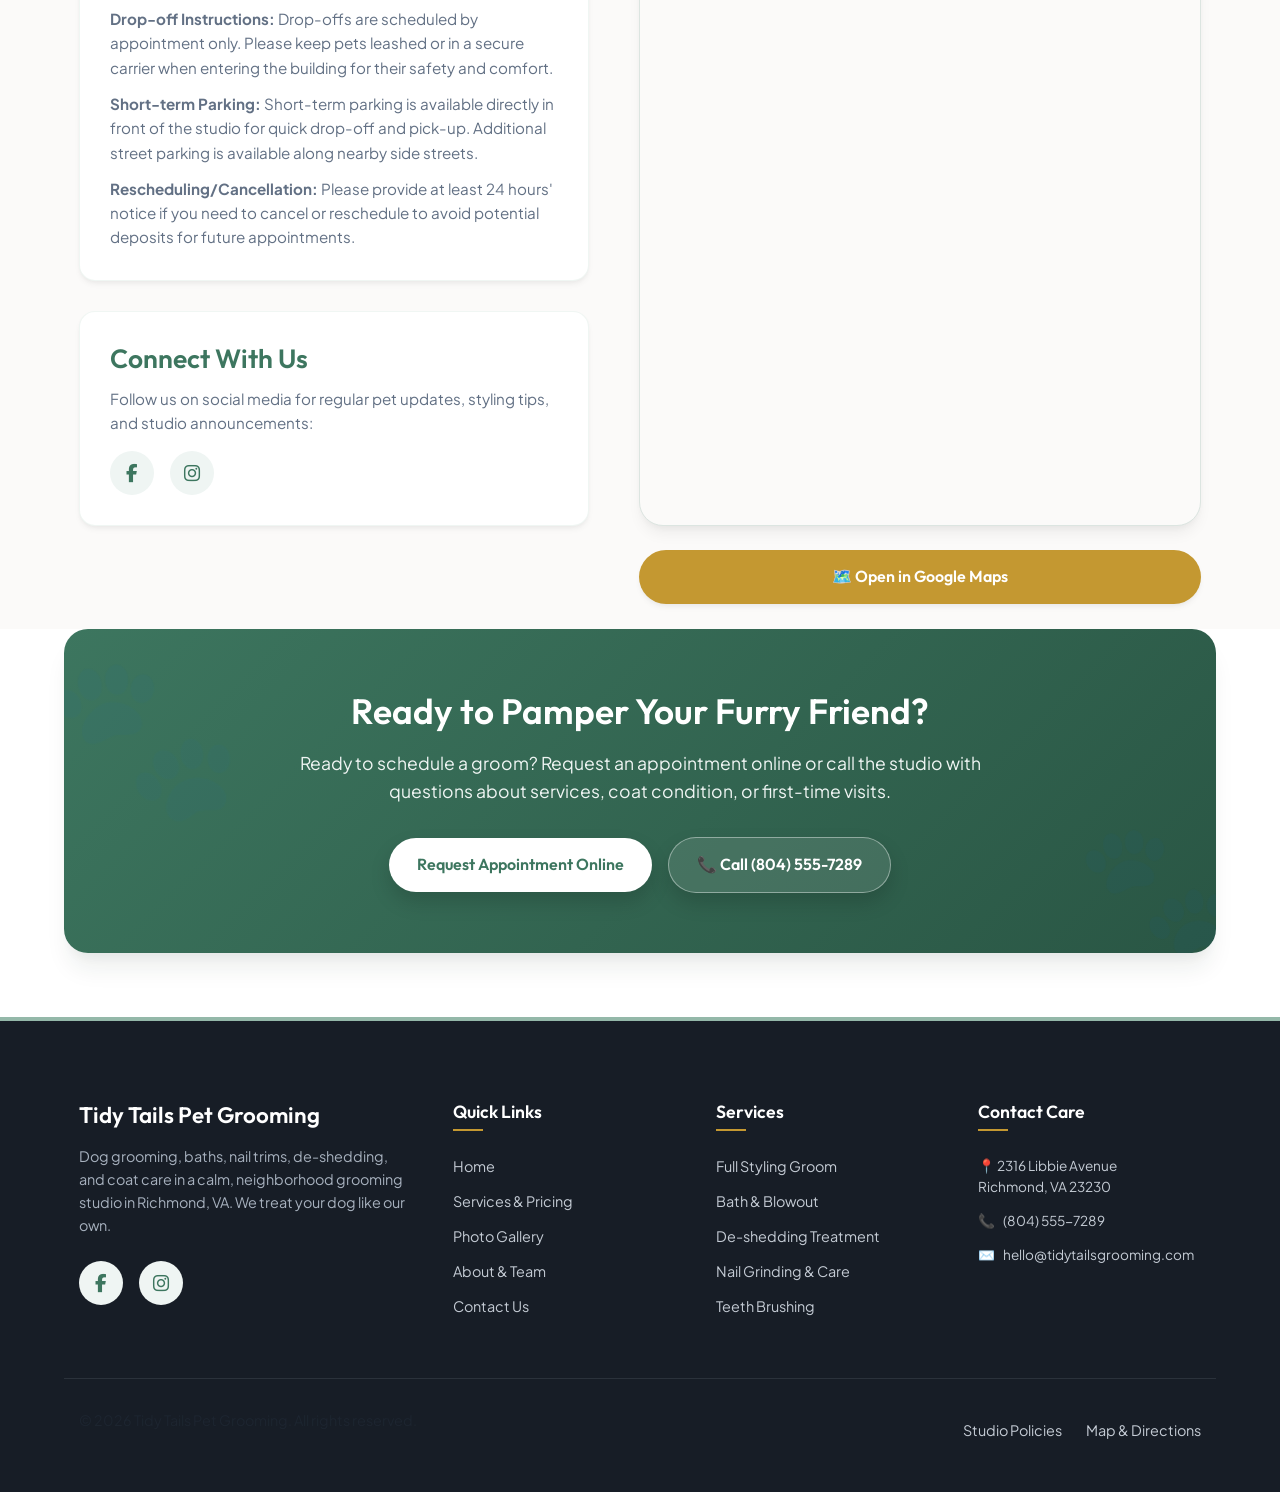
<file: contact.html>
<!DOCTYPE html>
<html lang="en">
<head>
  <meta charset="UTF-8">
  <meta name="viewport" content="width=device-width, initial-scale=1.0">
  <title>Contact Us &amp; Directions | Tidy Tails Pet Grooming</title>
  <meta name="description" content="Contact Tidy Tails Pet Grooming in Richmond, VA. View our phone number, email, weekly hours, parking details, and interactive Google Map. Book online today!">
  <link rel="stylesheet" href="https://cdnjs.cloudflare.com/ajax/libs/font-awesome/6.5.1/css/all.min.css">
  <link rel="stylesheet" href="assets/index.css">
  
  <!-- SEO & Favicon -->
  <link rel="icon" href="data:image/svg+xml,<svg xmlns=%22http://www.w3.org/2000/svg%22 viewBox=%220 0 100 100%22><text y=%22.9em%22 font-size=%2290%22>🐾</text></svg>">
  <link rel="canonical" href="https://frankzoid.github.io/project-name/contact.html">
  <meta name="robots" content="index, follow">
</head>
<body>

  <!-- --- Header / Navigation --- -->
  <header id="site-header">
    <div class="container">
      <a href="index.html" class="logo-link" id="header-logo-link">
        <img src="images/tidy-tails-logo.jpg" alt="Tidy Tails Pet Grooming Logo" class="logo-img">
        <span class="logo-text">Tidy Tails</span>
      </a>
      
      <!-- Desktop Navigation Menu -->
      <nav aria-label="Main Navigation">
        <ul class="nav-menu">
          <li><a href="index.html" class="nav-link" id="nav-home">Home</a></li>
          <li><a href="services.html" class="nav-link" id="nav-services">Services</a></li>
          <li><a href="gallery.html" class="nav-link" id="nav-gallery">Gallery</a></li>
          <li><a href="about.html" class="nav-link" id="nav-about">About</a></li>
          <li><a href="contact.html" class="nav-link" id="nav-contact">Contact</a></li>
        </ul>
      </nav>

      <!-- Desktop CTAs -->
      <div class="header-ctas">
        <a href="tel:+18045557289" class="btn btn-tel" id="header-tel-link">
          📞 (804) 555-7289
        </a>
        <a href="https://moego.pet/tidytailsgrooming" target="_blank" rel="noopener noreferrer" class="btn btn-primary" id="header-book-btn">
          Book Online
        </a>
      </div>

      <!-- Hamburger Icon for Mobile -->
      <button class="hamburger" aria-label="Toggle navigation menu" aria-expanded="false" id="mobile-menu-toggle">
        <span></span>
        <span></span>
        <span></span>
      </button>
    </div>
  </header>

  <!-- --- Mobile Drawer Menu Backdrop --- -->
  <div class="mobile-nav-drawer-backdrop" id="mobile-drawer-backdrop"></div>

  <!-- --- Mobile Navigation Drawer --- -->
  <div class="mobile-nav-drawer" id="mobile-drawer">
    <ul class="mobile-nav-menu">
      <li><a href="index.html" class="mobile-nav-link" id="mob-nav-home">Home</a></li>
      <li><a href="services.html" class="mobile-nav-link" id="mob-nav-services">Services</a></li>
      <li><a href="gallery.html" class="mobile-nav-link" id="mob-nav-gallery">Gallery</a></li>
      <li><a href="about.html" class="mobile-nav-link" id="mob-nav-about">About</a></li>
      <li><a href="contact.html" class="mobile-nav-link" id="mob-nav-contact">Contact</a></li>
    </ul>
    <div class="mobile-nav-ctas">
      <a href="tel:+18045557289" class="btn btn-secondary text-center" id="mob-tel-btn">
        📞 Call (804) 555-7289
      </a>
      <a href="https://moego.pet/tidytailsgrooming" target="_blank" rel="noopener noreferrer" class="btn btn-primary text-center" id="mob-book-btn">
        Book Appointment
      </a>
    </div>
  </div>

  <main style="padding-top: calc(var(--header-height) + 2rem);">
    <!-- --- Contact Hero Section --- -->
    <section class="section" style="padding-bottom: 0;">
      <div class="container">
        <div class="section-header fade-in-up">
          <span class="transform-tag">Get In Touch</span>
          <h1>Contact Us</h1>
          <p class="lead">Questions about grooming, pricing, pet size, or appointment requirements? Contact us before booking and we will help you choose the right service.</p>
        </div>
      </div>
    </section>

    <!-- --- Contact Layout Grid Section --- -->
    <section class="section section-alt" id="contact-details-section">
      <div class="container contact-layout">
        
        <!-- Column 1: Info and Policies -->
        <div class="contact-info-panel fade-in-up">
          
          <!-- Contact Items Cards -->
          <div class="card" style="padding: 30px;">
            <h3>Direct Contacts</h3>
            
            <div class="contact-item" style="margin-top: 24px;">
              <div class="contact-icon">📞</div>
              <div class="contact-details-box">
                <h4>Phone / Text</h4>
                <p><a href="tel:+18045557289" style="font-weight: 600; font-size: 1.1rem;">(804) 555-7289</a></p>
                <p style="font-size: 0.85rem; color: var(--text-muted); margin-top: 4px;">Click to call directly from your device.</p>
              </div>
            </div>

            <div class="contact-item" style="margin-top: 24px;">
              <div class="contact-icon">✉️</div>
              <div class="contact-details-box">
                <h4>Email Inbox</h4>
                <p><a href="mailto:hello@tidytailsgrooming.com" style="font-weight: 600;">hello@tidytailsgrooming.com</a></p>
                <p style="font-size: 0.85rem; color: var(--text-muted); margin-top: 4px;">We usually respond within 24 business hours.</p>
              </div>
            </div>

            <div class="contact-item" style="margin-top: 24px;">
              <div class="contact-icon">📍</div>
              <div class="contact-details-box">
                <h4>Studio Location</h4>
                <p style="font-weight: 600;">2316 Libbie Avenue, Richmond, VA 23230</p>
                <p style="font-size: 0.85rem; color: var(--text-muted); margin-top: 4px;">Conveniently located near nearby side streets.</p>
              </div>
            </div>
          </div>

          <!-- Weekly Hours Table Card -->
          <div class="card" style="padding: 30px;">
            <h3>Studio Weekly Hours</h3>
            <table class="hours-table">
              <tbody>
                <tr>
                  <td>Monday</td>
                  <td>Closed</td>
                </tr>
                <tr>
                  <td>Tuesday</td>
                  <td>8:00 AM - 5:00 PM</td>
                </tr>
                <tr>
                  <td>Wednesday</td>
                  <td>8:00 AM - 5:00 PM</td>
                </tr>
                <tr>
                  <td>Thursday</td>
                  <td>8:00 AM - 5:00 PM</td>
                </tr>
                <tr>
                  <td>Friday</td>
                  <td>8:00 AM - 5:00 PM</td>
                </tr>
                <tr>
                  <td>Saturday</td>
                  <td>9:00 AM - 3:00 PM</td>
                </tr>
                <tr>
                  <td>Sunday</td>
                  <td>Closed</td>
                </tr>
              </tbody>
            </table>
            <p style="font-size: 0.85rem; color: var(--text-muted); margin-top: 15px; text-align: center; margin-bottom: 0;">
              🐾 <em>Holiday hours may vary. Please call ahead before visiting on major holidays.</em>
            </p>
          </div>

          <!-- Parking and Policies Card -->
          <div class="card" style="padding: 30px;">
            <h3>Parking &amp; Drop-Off Guidelines</h3>
            <p style="font-size: 0.95rem; margin-top: 12px;"><strong>Drop-off Instructions:</strong> Drop-offs are scheduled by appointment only. Please keep pets leashed or in a secure carrier when entering the building for their safety and comfort.</p>
            <p style="font-size: 0.95rem; margin-top: 12px;"><strong>Short-term Parking:</strong> Short-term parking is available directly in front of the studio for quick drop-off and pick-up. Additional street parking is available along nearby side streets.</p>
            <p style="font-size: 0.95rem; margin-top: 12px;"><strong>Rescheduling/Cancellation:</strong> Please provide at least 24 hours' notice if you need to cancel or reschedule to avoid potential deposits for future appointments.</p>
          </div>

          <!-- Social Connections -->
          <div class="card" style="padding: 30px;">
            <h3>Connect With Us</h3>
            <p style="font-size: 0.95rem; margin-top: 12px;">Follow us on social media for regular pet updates, styling tips, and studio announcements:</p>
            <div class="social-links-flex" style="margin-top: 16px;">
              <a href="https://www.facebook.com/tidytailsgroomingrva" target="_blank" rel="noopener noreferrer" class="social-circle-link" aria-label="Follow us on Facebook" id="contact-fb-link"><i class="fa-brands fa-facebook-f"></i></a>
              <a href="https://www.instagram.com/tidytailsrva" target="_blank" rel="noopener noreferrer" class="social-circle-link" aria-label="Follow us on Instagram" id="contact-ig-link"><i class="fa-brands fa-instagram"></i></a>
            </div>
          </div>

        </div>

        <!-- Column 2: Embedded Google Map & Directions Button -->
        <div class="map-panel fade-in-up delay-200">
          <div class="map-card">
            <!-- Free Google Maps standard HTML embed -->
            <iframe 
              title="Google Map of Tidy Tails Pet Grooming Richmond Location"
              src="https://maps.google.com/maps?q=2316%20Libbie%20Avenue,%20Richmond,%20VA%2023230&t=&z=16&ie=UTF8&iwloc=&output=embed" 
              allowfullscreen="" 
              loading="lazy" 
              referrerpolicy="no-referrer-when-downgrade">
            </iframe>
          </div>
          
          <div class="text-center" style="margin-top: 24px;">
            <a href="https://www.google.com/search?q=Tidy+Tails+Pet+Grooming+Richmond+VA" target="_blank" rel="noopener noreferrer" class="btn btn-primary" style="width: 100%;" id="view-profile-maps-btn">
              🗺️ Open in Google Maps
            </a>
          </div>
        </div>

      </div>
    </section>

    <!-- --- Booking CTA Section --- -->
    <section class="section container" style="padding-top: 0; padding-bottom: 4rem;" id="booking-cta">
      <div class="booking-banner fade-in-up">
        <h2>Ready to Pamper Your Furry Friend?</h2>
        <p>Ready to schedule a groom? Request an appointment online or call the studio with questions about services, coat condition, or first-time visits.</p>
        <div class="flex-center" style="gap: 16px; flex-wrap: wrap;">
          <a href="https://moego.pet/tidytailsgrooming" target="_blank" rel="noopener noreferrer" class="btn btn-white" id="banner-book-btn">
            Request Appointment Online
          </a>
          <a href="tel:+18045557289" class="btn btn-secondary" style="border-color: rgba(255,255,255,0.4); color: white; background: rgba(255,255,255,0.1);" id="banner-tel-btn">
            📞 Call (804) 555-7289
          </a>
        </div>
      </div>
    </section>
  </main>

  <!-- --- Footer --- -->
  <footer>
    <div class="container footer-grid">
      <div class="footer-brand">
        <h3>Tidy Tails Pet Grooming</h3>
        <p>Dog grooming, baths, nail trims, de-shedding, and coat care in a calm, neighborhood grooming studio in Richmond, VA. We treat your dog like our own.</p>
        <div class="social-links-flex">
          <a href="https://www.facebook.com/tidytailsgroomingrva" target="_blank" rel="noopener noreferrer" class="social-circle-link" aria-label="Follow us on Facebook" id="footer-fb-link"><i class="fa-brands fa-facebook-f"></i></a>
          <a href="https://www.instagram.com/tidytailsrva" target="_blank" rel="noopener noreferrer" class="social-circle-link" aria-label="Follow us on Instagram" id="footer-ig-link"><i class="fa-brands fa-instagram"></i></a>
        </div>
      </div>

      <div>
        <h4 class="footer-column-title">Quick Links</h4>
        <ul class="footer-links">
          <li><a href="index.html">Home</a></li>
          <li><a href="services.html">Services &amp; Pricing</a></li>
          <li><a href="gallery.html">Photo Gallery</a></li>
          <li><a href="about.html">About &amp; Team</a></li>
          <li><a href="contact.html">Contact Us</a></li>
        </ul>
      </div>

      <div>
        <h4 class="footer-column-title">Services</h4>
        <ul class="footer-links">
          <li><a href="services.html#full-groom">Full Styling Groom</a></li>
          <li><a href="services.html#bath-brush">Bath &amp; Blowout</a></li>
          <li><a href="services.html#deshedding">De-shedding Treatment</a></li>
          <li><a href="services.html#nail-care">Nail Grinding &amp; Care</a></li>
          <li><a href="services.html#teeth-brushing">Teeth Brushing</a></li>
        </ul>
      </div>

      <div>
        <h4 class="footer-column-title">Contact Care</h4>
        <ul class="footer-links" style="font-size: 0.85rem; line-height: 1.6;">
          <li>📍 2316 Libbie Avenue<br>Richmond, VA 23230</li>
          <li>📞 <a href="tel:+18045557289">(804) 555-7289</a></li>
          <li>✉️ <a href="mailto:hello@tidytailsgrooming.com">hello@tidytailsgrooming.com</a></li>
        </ul>
      </div>
    </div>

    <div class="container footer-bottom">
      <p>&copy; 2026 Tidy Tails Pet Grooming. All rights reserved.</p>
      <div class="footer-bottom-links">
        <a href="services.html#policies">Studio Policies</a>
        <a href="contact.html">Map &amp; Directions</a>
      </div>
    </div>
  </footer>

  <!-- --- Mobile Floating Call/Book Quick Action Bar --- -->
  <div class="mobile-sticky-bar">
    <a href="tel:+18045557289" class="mobile-sticky-action call" id="mobile-sticky-call">
      📞 Call Us
    </a>
    <a href="https://moego.pet/tidytailsgrooming" target="_blank" rel="noopener noreferrer" class="mobile-sticky-action book" id="mobile-sticky-book">
      📅 Book Appointment
    </a>
  </div>

  <!-- Scripts -->
  <script src="assets/index.js"></script>
</body>
</html>
</file>
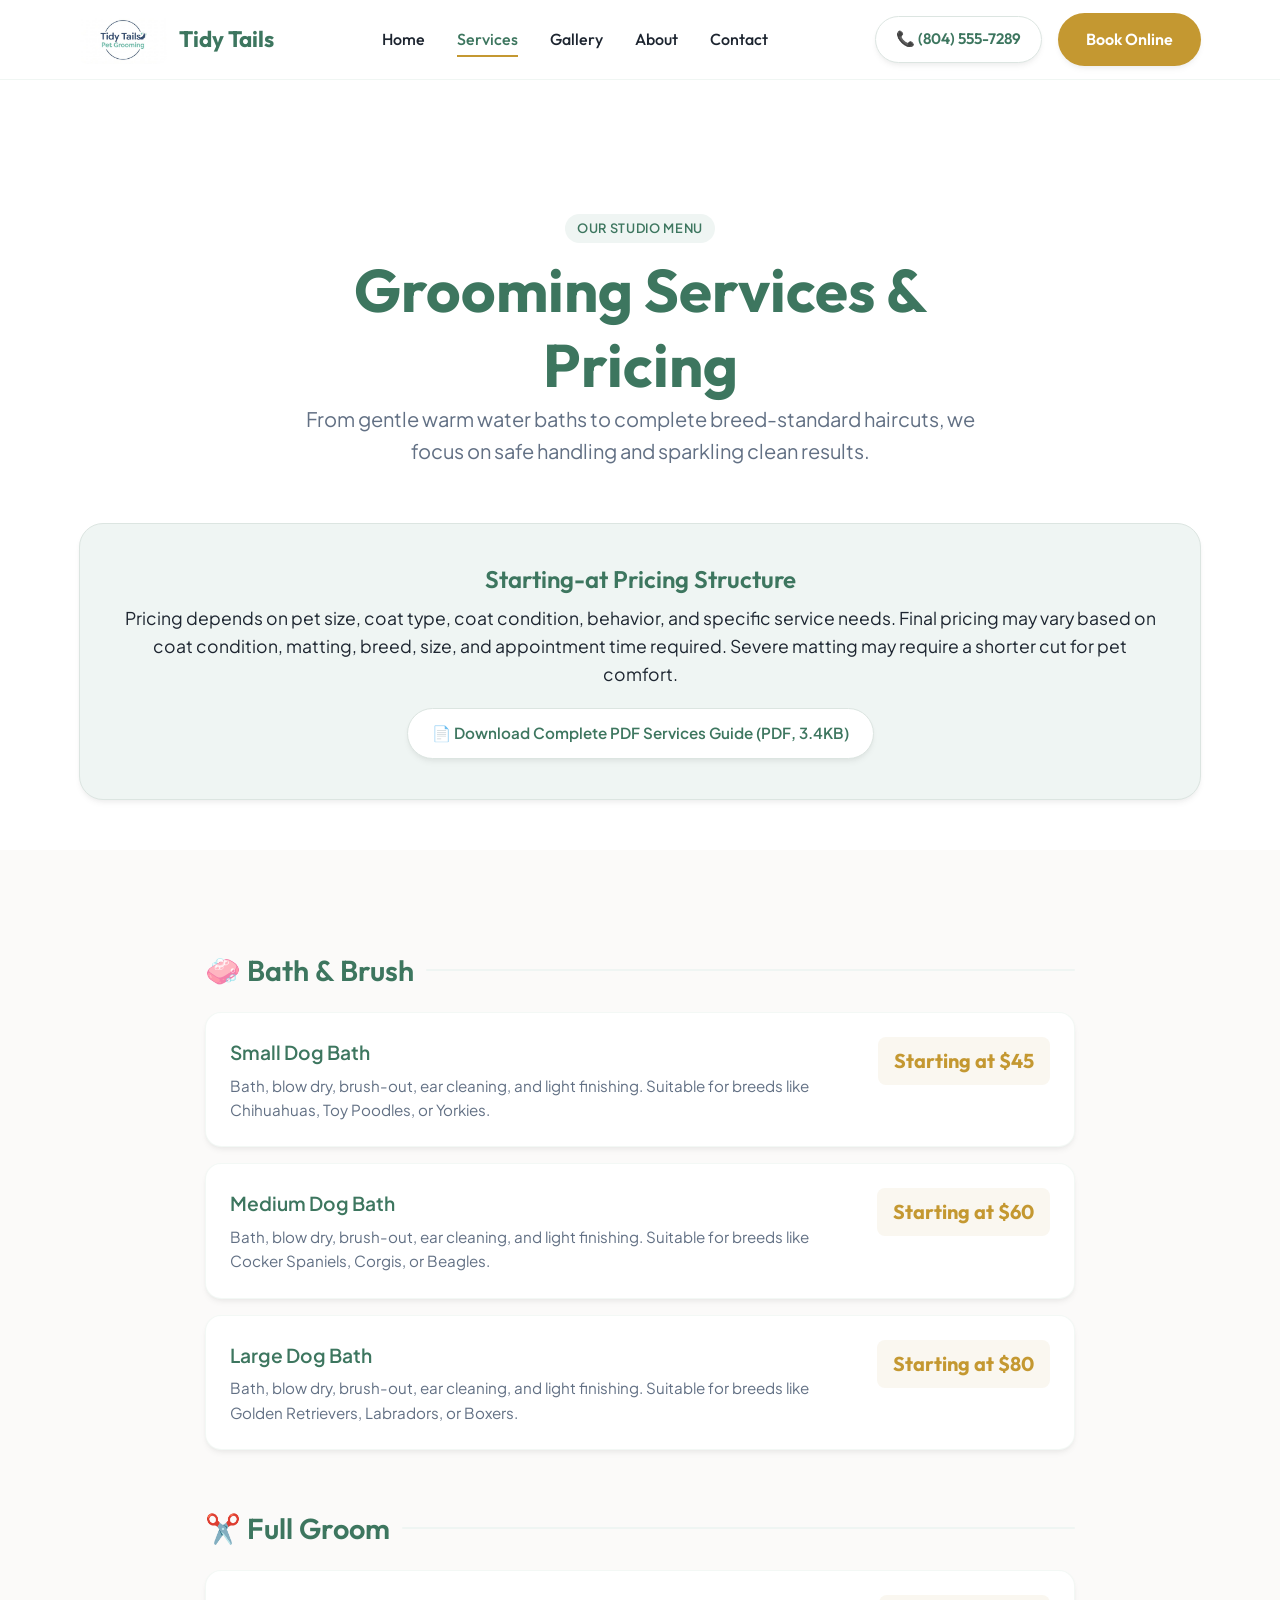
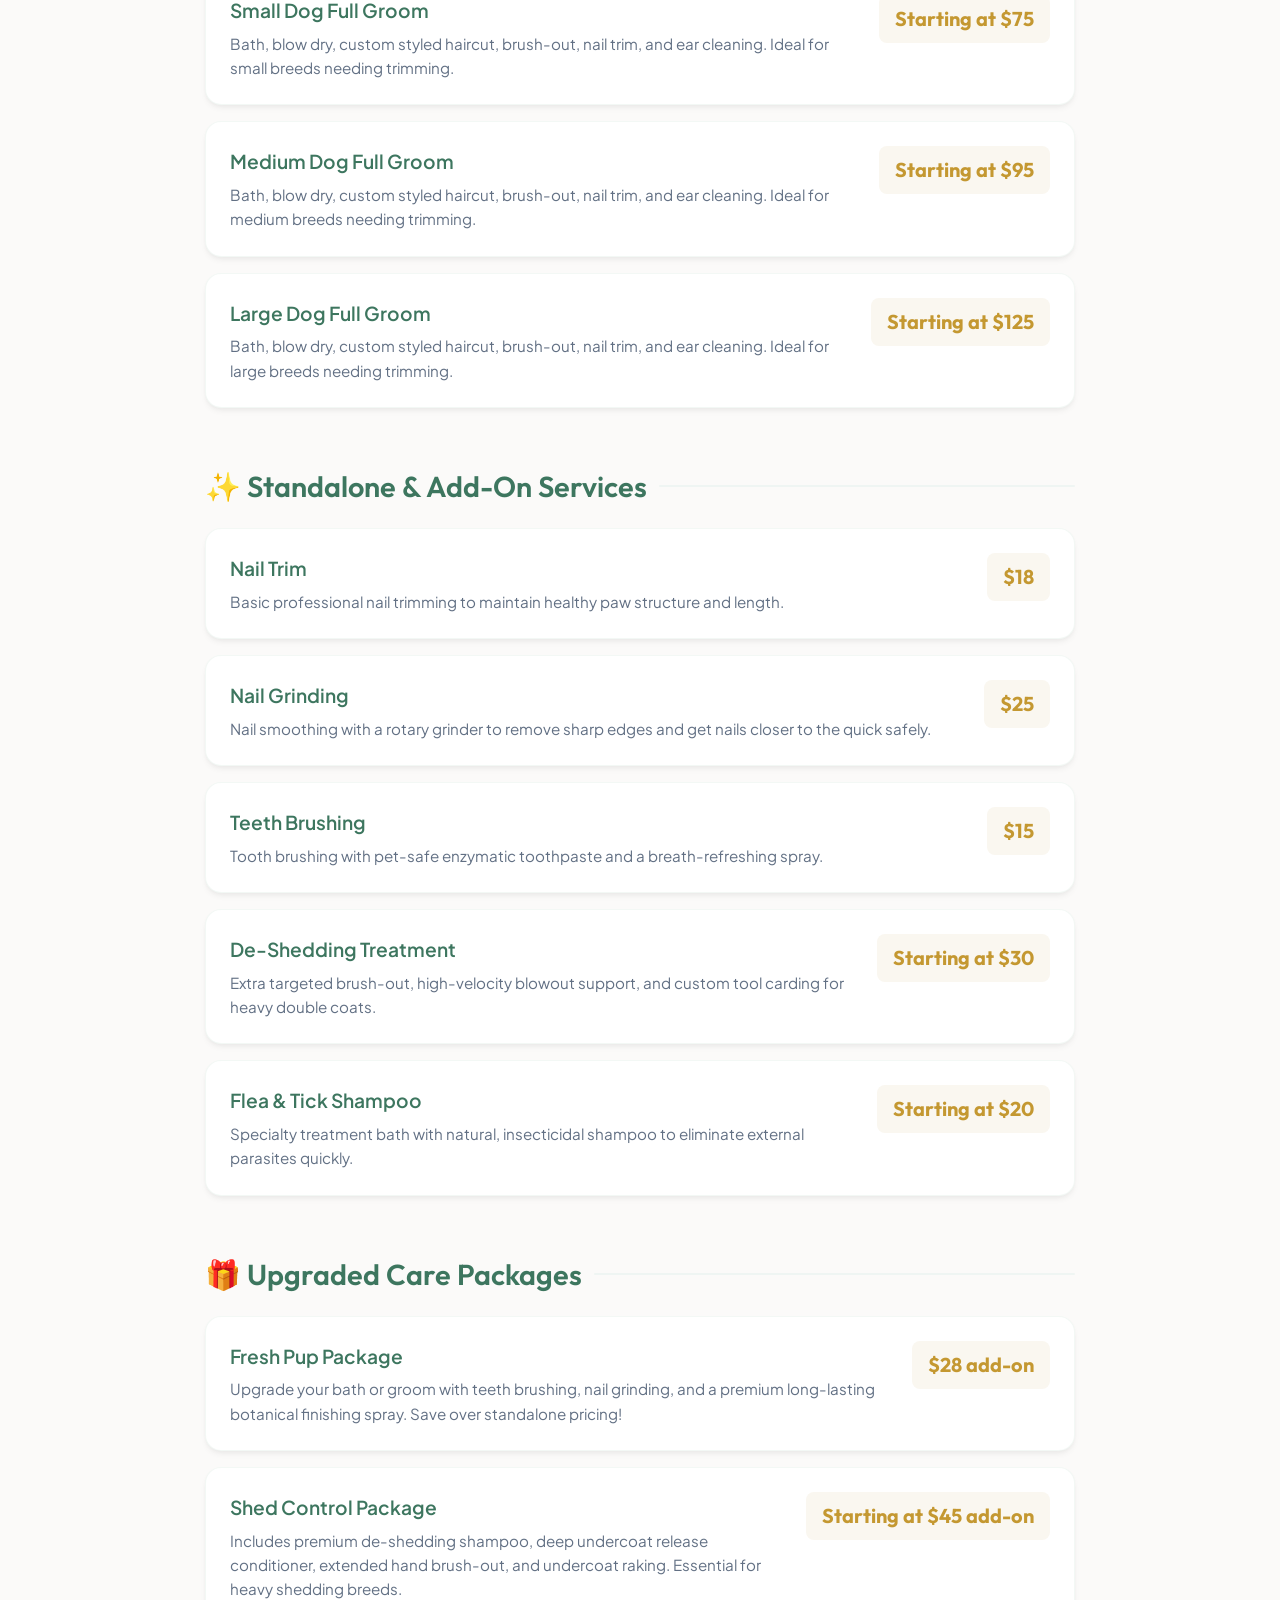
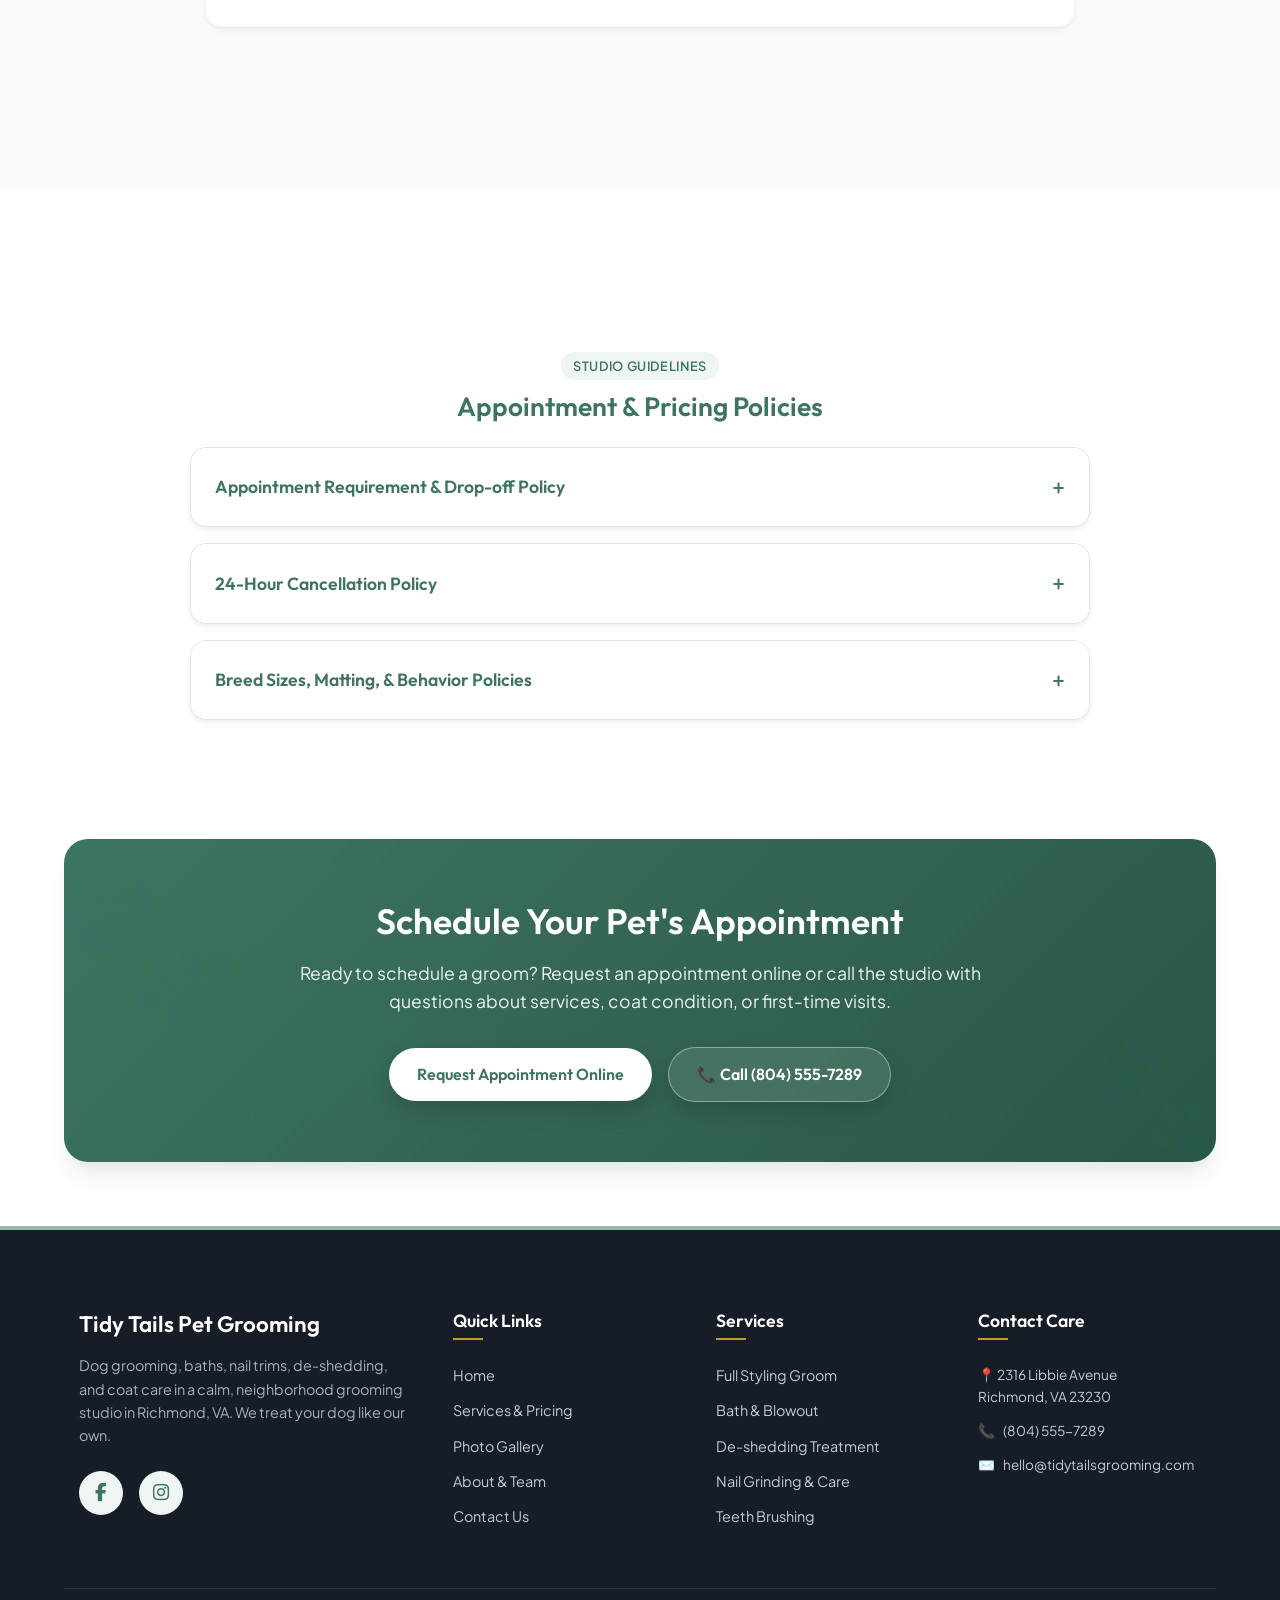
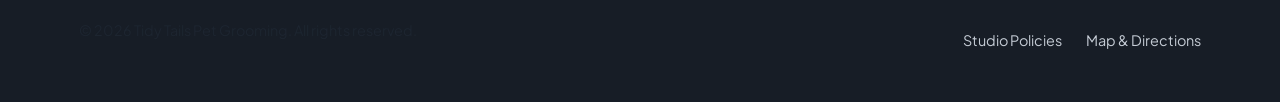
<file: services.html>
<!DOCTYPE html>
<html lang="en">
<head>
  <meta charset="UTF-8">
  <meta name="viewport" content="width=device-width, initial-scale=1.0">
  <title>Services &amp; Pricing | Tidy Tails Pet Grooming</title>
  <meta name="description" content="View pricing and details for dog baths, full styling grooms, nail trims, de-shedding, and teeth brushing at Tidy Tails Pet Grooming in Richmond, VA.">
  <link rel="stylesheet" href="https://cdnjs.cloudflare.com/ajax/libs/font-awesome/6.5.1/css/all.min.css">
  <link rel="stylesheet" href="assets/index.css">
  
  <!-- SEO & Favicon -->
  <link rel="icon" href="data:image/svg+xml,<svg xmlns=%22http://www.w3.org/2000/svg%22 viewBox=%220 0 100 100%22><text y=%22.9em%22 font-size=%2290%22>🐾</text></svg>">
  <link rel="canonical" href="https://frankzoid.github.io/project-name/services.html">
  <meta name="robots" content="index, follow">
</head>
<body>

  <!-- --- Header / Navigation --- -->
  <header id="site-header">
    <div class="container">
      <a href="index.html" class="logo-link" id="header-logo-link">
        <img src="images/tidy-tails-logo.jpg" alt="Tidy Tails Pet Grooming Logo" class="logo-img">
        <span class="logo-text">Tidy Tails</span>
      </a>
      
      <!-- Desktop Navigation Menu -->
      <nav aria-label="Main Navigation">
        <ul class="nav-menu">
          <li><a href="index.html" class="nav-link" id="nav-home">Home</a></li>
          <li><a href="services.html" class="nav-link" id="nav-services">Services</a></li>
          <li><a href="gallery.html" class="nav-link" id="nav-gallery">Gallery</a></li>
          <li><a href="about.html" class="nav-link" id="nav-about">About</a></li>
          <li><a href="contact.html" class="nav-link" id="nav-contact">Contact</a></li>
        </ul>
      </nav>

      <!-- Desktop CTAs -->
      <div class="header-ctas">
        <a href="tel:+18045557289" class="btn btn-tel" id="header-tel-link">
          📞 (804) 555-7289
        </a>
        <a href="https://moego.pet/tidytailsgrooming" target="_blank" rel="noopener noreferrer" class="btn btn-primary" id="header-book-btn">
          Book Online
        </a>
      </div>

      <!-- Hamburger Icon for Mobile -->
      <button class="hamburger" aria-label="Toggle navigation menu" aria-expanded="false" id="mobile-menu-toggle">
        <span></span>
        <span></span>
        <span></span>
      </button>
    </div>
  </header>

  <!-- --- Mobile Drawer Menu Backdrop --- -->
  <div class="mobile-nav-drawer-backdrop" id="mobile-drawer-backdrop"></div>

  <!-- --- Mobile Navigation Drawer --- -->
  <div class="mobile-nav-drawer" id="mobile-drawer">
    <ul class="mobile-nav-menu">
      <li><a href="index.html" class="mobile-nav-link" id="mob-nav-home">Home</a></li>
      <li><a href="services.html" class="mobile-nav-link" id="mob-nav-services">Services</a></li>
      <li><a href="gallery.html" class="mobile-nav-link" id="mob-nav-gallery">Gallery</a></li>
      <li><a href="about.html" class="mobile-nav-link" id="mob-nav-about">About</a></li>
      <li><a href="contact.html" class="mobile-nav-link" id="mob-nav-contact">Contact</a></li>
    </ul>
    <div class="mobile-nav-ctas">
      <a href="tel:+18045557289" class="btn btn-secondary text-center" id="mob-tel-btn">
        📞 Call (804) 555-7289
      </a>
      <a href="https://moego.pet/tidytailsgrooming" target="_blank" rel="noopener noreferrer" class="btn btn-primary text-center" id="mob-book-btn">
        Book Appointment
      </a>
    </div>
  </div>

  <main style="padding-top: calc(var(--header-height) + 2rem);">
    <!-- --- Pricing Hero / Header --- -->
    <section class="section" style="padding-bottom: 0;">
      <div class="container">
        <div class="section-header fade-in-up">
          <span class="transform-tag">Our Studio Menu</span>
          <h1>Grooming Services &amp; Pricing</h1>
          <p class="lead">From gentle warm water baths to complete breed-standard haircuts, we focus on safe handling and sparkling clean results.</p>
        </div>
        
        <!-- Pricing Structure & Note Card -->
        <div class="pricing-header-card fade-in-up delay-100">
          <h3>Starting-at Pricing Structure</h3>
          <p>Pricing depends on pet size, coat type, coat condition, behavior, and specific service needs. Final pricing may vary based on coat condition, matting, breed, size, and appointment time required. Severe matting may require a shorter cut for pet comfort.</p>
          <div class="pdf-guide-box">
            <a href="docs/services.pdf" target="_blank" rel="noopener noreferrer" id="pdf-download-link">
              📄 Download Complete PDF Services Guide (PDF, 3.4KB)
            </a>
          </div>
        </div>
      </div>
    </section>

    <!-- --- Services Listing Section --- -->
    <section class="section section-alt" id="services-list-section">
      <div class="container" style="max-width: 900px;">
        
        <!-- 1. Bath & Brush -->
        <div class="pricing-table-container fade-in-up" id="bath-brush">
          <h2 class="pricing-category-title">🧼 Bath &amp; Brush</h2>
          <div class="service-item-row">
            <div class="service-info">
              <div class="service-name">Small Dog Bath</div>
              <div class="service-description">Bath, blow dry, brush-out, ear cleaning, and light finishing. Suitable for breeds like Chihuahuas, Toy Poodles, or Yorkies.</div>
            </div>
            <div class="service-price">Starting at $45</div>
          </div>
          
          <div class="service-item-row">
            <div class="service-info">
              <div class="service-name">Medium Dog Bath</div>
              <div class="service-description">Bath, blow dry, brush-out, ear cleaning, and light finishing. Suitable for breeds like Cocker Spaniels, Corgis, or Beagles.</div>
            </div>
            <div class="service-price">Starting at $60</div>
          </div>
          
          <div class="service-item-row">
            <div class="service-info">
              <div class="service-name">Large Dog Bath</div>
              <div class="service-description">Bath, blow dry, brush-out, ear cleaning, and light finishing. Suitable for breeds like Golden Retrievers, Labradors, or Boxers.</div>
            </div>
            <div class="service-price">Starting at $80</div>
          </div>
        </div>

        <!-- 2. Full Groom -->
        <div class="pricing-table-container fade-in-up" id="full-groom">
          <h2 class="pricing-category-title">✂️ Full Groom</h2>
          <div class="service-item-row">
            <div class="service-info">
              <div class="service-name">Small Dog Full Groom</div>
              <div class="service-description">Bath, blow dry, custom styled haircut, brush-out, nail trim, and ear cleaning. Ideal for small breeds needing trimming.</div>
            </div>
            <div class="service-price">Starting at $75</div>
          </div>
          
          <div class="service-item-row">
            <div class="service-info">
              <div class="service-name">Medium Dog Full Groom</div>
              <div class="service-description">Bath, blow dry, custom styled haircut, brush-out, nail trim, and ear cleaning. Ideal for medium breeds needing trimming.</div>
            </div>
            <div class="service-price">Starting at $95</div>
          </div>
          
          <div class="service-item-row">
            <div class="service-info">
              <div class="service-name">Large Dog Full Groom</div>
              <div class="service-description">Bath, blow dry, custom styled haircut, brush-out, nail trim, and ear cleaning. Ideal for large breeds needing trimming.</div>
            </div>
            <div class="service-price">Starting at $125</div>
          </div>
        </div>

        <!-- 3. Add-Ons -->
        <div class="pricing-table-container fade-in-up" id="add-ons">
          <h2 class="pricing-category-title">✨ Standalone &amp; Add-On Services</h2>
          <div class="service-item-row">
            <div class="service-info">
              <div class="service-name">Nail Trim</div>
              <div class="service-description">Basic professional nail trimming to maintain healthy paw structure and length.</div>
            </div>
            <div class="service-price">$18</div>
          </div>
          
          <div class="service-item-row" id="nail-care">
            <div class="service-info">
              <div class="service-name">Nail Grinding</div>
              <div class="service-description">Nail smoothing with a rotary grinder to remove sharp edges and get nails closer to the quick safely.</div>
            </div>
            <div class="service-price">$25</div>
          </div>
          
          <div class="service-item-row" id="teeth-brushing">
            <div class="service-info">
              <div class="service-name">Teeth Brushing</div>
              <div class="service-description">Tooth brushing with pet-safe enzymatic toothpaste and a breath-refreshing spray.</div>
            </div>
            <div class="service-price">$15</div>
          </div>
          
          <div class="service-item-row" id="deshedding">
            <div class="service-info">
              <div class="service-name">De-Shedding Treatment</div>
              <div class="service-description">Extra targeted brush-out, high-velocity blowout support, and custom tool carding for heavy double coats.</div>
            </div>
            <div class="service-price">Starting at $30</div>
          </div>
          
          <div class="service-item-row">
            <div class="service-info">
              <div class="service-name">Flea &amp; Tick Shampoo</div>
              <div class="service-description">Specialty treatment bath with natural, insecticidal shampoo to eliminate external parasites quickly.</div>
            </div>
            <div class="service-price">Starting at $20</div>
          </div>
        </div>

        <!-- 4. Packages -->
        <div class="pricing-table-container fade-in-up">
          <h2 class="pricing-category-title">🎁 Upgraded Care Packages</h2>
          <div class="service-item-row">
            <div class="service-info">
              <div class="service-name">Fresh Pup Package</div>
              <div class="service-description">Upgrade your bath or groom with teeth brushing, nail grinding, and a premium long-lasting botanical finishing spray. Save over standalone pricing!</div>
            </div>
            <div class="service-price">$28 add-on</div>
          </div>
          
          <div class="service-item-row">
            <div class="service-info">
              <div class="service-name">Shed Control Package</div>
              <div class="service-description">Includes premium de-shedding shampoo, deep undercoat release conditioner, extended hand brush-out, and undercoat raking. Essential for heavy shedding breeds.</div>
            </div>
            <div class="service-price">Starting at $45 add-on</div>
          </div>
        </div>

      </div>
    </section>

    <!-- --- Studio Policies Accordion Section --- -->
    <section class="section" id="policies">
      <div class="container">
        <div class="policies-accordion fade-in-up">
          <span class="transform-tag text-center" style="display: block; width: fit-content; margin: 0 auto 10px auto;">Studio Guidelines</span>
          <h3>Appointment &amp; Pricing Policies</h3>
          
          <details id="policy-appointment">
            <summary>Appointment Requirement &amp; Drop-off Policy</summary>
            <div class="details-content">
              <p><strong>Appointments are required.</strong> Drop-offs are scheduled by appointment only so we can manage each pet's timing, space, and comfort. We structure appointments individually to keep dogs in our care for a shorter time, reducing kennel stress and creating a calm studio environment.</p>
            </div>
          </details>

          <details id="policy-cancellation">
            <summary>24-Hour Cancellation Policy</summary>
            <div class="details-content">
              <p>We dedicate custom slots for each client. Please provide <strong>at least 24 hours' notice</strong> if you need to cancel or reschedule your pet's appointment. Repeated no-shows or cancellations within 24 hours of the appointment may require a non-refundable deposit to secure future bookings.</p>
            </div>
          </details>

          <details id="policy-breeds">
            <summary>Breed Sizes, Matting, &amp; Behavior Policies</summary>
            <div class="details-content">
              <p>Most small, medium, and large dog breeds are accepted. Giant breeds are accepted by consultation only. To ensure the safety of our team and animals, the following guidelines are strictly followed:</p>
              <ul>
                <li><strong>Severe Matting:</strong> De-matting can be painful and stressful. In cases of severe matting, we will prioritize pet comfort by recommending a short, safe clip-off.</li>
                <li><strong>Behavior and Health Concerns:</strong> Dogs with extreme anxiety, aggression, or medical concerns may require a modified appointment, shortened service, or referral to a veterinary grooming setting.</li>
                <li><strong>Vaccinations:</strong> To maintain a clean and safe workspace, a current rabies vaccination record is required for all dogs prior to grooming.</li>
              </ul>
            </div>
          </details>
        </div>
      </div>
    </section>

    <!-- --- Booking CTA Section --- -->
    <section class="section container" style="padding-top: 0; padding-bottom: 4rem;" id="booking-cta">
      <div class="booking-banner fade-in-up">
        <h2>Schedule Your Pet's Appointment</h2>
        <p>Ready to schedule a groom? Request an appointment online or call the studio with questions about services, coat condition, or first-time visits.</p>
        <div class="flex-center" style="gap: 16px; flex-wrap: wrap;">
          <a href="https://moego.pet/tidytailsgrooming" target="_blank" rel="noopener noreferrer" class="btn btn-white" id="banner-book-btn">
            Request Appointment Online
          </a>
          <a href="tel:+18045557289" class="btn btn-secondary" style="border-color: rgba(255,255,255,0.4); color: white; background: rgba(255,255,255,0.1);" id="banner-tel-btn">
            📞 Call (804) 555-7289
          </a>
        </div>
      </div>
    </section>
  </main>

  <!-- --- Footer --- -->
  <footer>
    <div class="container footer-grid">
      <div class="footer-brand">
        <h3>Tidy Tails Pet Grooming</h3>
        <p>Dog grooming, baths, nail trims, de-shedding, and coat care in a calm, neighborhood grooming studio in Richmond, VA. We treat your dog like our own.</p>
        <div class="social-links-flex">
          <a href="https://www.facebook.com/tidytailsgroomingrva" target="_blank" rel="noopener noreferrer" class="social-circle-link" aria-label="Follow us on Facebook" id="footer-fb-link"><i class="fa-brands fa-facebook-f"></i></a>
          <a href="https://www.instagram.com/tidytailsrva" target="_blank" rel="noopener noreferrer" class="social-circle-link" aria-label="Follow us on Instagram" id="footer-ig-link"><i class="fa-brands fa-instagram"></i></a>
        </div>
      </div>

      <div>
        <h4 class="footer-column-title">Quick Links</h4>
        <ul class="footer-links">
          <li><a href="index.html">Home</a></li>
          <li><a href="services.html">Services &amp; Pricing</a></li>
          <li><a href="gallery.html">Photo Gallery</a></li>
          <li><a href="about.html">About &amp; Team</a></li>
          <li><a href="contact.html">Contact Us</a></li>
        </ul>
      </div>

      <div>
        <h4 class="footer-column-title">Services</h4>
        <ul class="footer-links">
          <li><a href="services.html#full-groom">Full Styling Groom</a></li>
          <li><a href="services.html#bath-brush">Bath &amp; Blowout</a></li>
          <li><a href="services.html#deshedding">De-shedding Treatment</a></li>
          <li><a href="services.html#nail-care">Nail Grinding &amp; Care</a></li>
          <li><a href="services.html#teeth-brushing">Teeth Brushing</a></li>
        </ul>
      </div>

      <div>
        <h4 class="footer-column-title">Contact Care</h4>
        <ul class="footer-links" style="font-size: 0.85rem; line-height: 1.6;">
          <li>📍 2316 Libbie Avenue<br>Richmond, VA 23230</li>
          <li>📞 <a href="tel:+18045557289">(804) 555-7289</a></li>
          <li>✉️ <a href="mailto:hello@tidytailsgrooming.com">hello@tidytailsgrooming.com</a></li>
        </ul>
      </div>
    </div>

    <div class="container footer-bottom">
      <p>&copy; 2026 Tidy Tails Pet Grooming. All rights reserved.</p>
      <div class="footer-bottom-links">
        <a href="services.html#policies">Studio Policies</a>
        <a href="contact.html">Map &amp; Directions</a>
      </div>
    </div>
  </footer>

  <!-- --- Mobile Floating Call/Book Quick Action Bar --- -->
  <div class="mobile-sticky-bar">
    <a href="tel:+18045557289" class="mobile-sticky-action call" id="mobile-sticky-call">
      📞 Call Us
    </a>
    <a href="https://moego.pet/tidytailsgrooming" target="_blank" rel="noopener noreferrer" class="mobile-sticky-action book" id="mobile-sticky-book">
      📅 Book Appointment
    </a>
  </div>

  <!-- Scripts -->
  <script src="assets/index.js"></script>
</body>
</html>
</file>
<file: assets/index.css>
/* 
   Tidy Tails Pet Grooming Design System
   Aesthetic: Clean, Calm, Soothing, Trustworthy, Pet-Focused
*/

@import url('https://fonts.googleapis.com/css2?family=Outfit:wght@300;400;500;600;700&family=Plus+Jakarta+Sans:wght@300;400;500;600;700&display=swap');

/* --- 1. Design Tokens (Variables) --- */
:root {
  /* Colors */
  --primary-hue: 156;
  --primary: hsl(var(--primary-hue), 32%, 35%);          /* Deep Forest Sage */
  --primary-light: hsl(var(--primary-hue), 25%, 95%);    /* Soft Mint Pastel */
  --primary-medium: hsl(var(--primary-hue), 20%, 65%);   /* Mid-tone Sage */
  --secondary: hsl(28, 30%, 95%);                       /* Soothing Warm Cream Sand */
  --accent: hsl(42, 60%, 48%);                           /* Trust Gold Oak */
  --accent-hover: hsl(42, 65%, 42%);
  --accent-light: hsl(42, 50%, 96%);
  --bg-color: hsl(0, 0%, 100%);
  --bg-alt: hsl(28, 25%, 98%);
  
  --text-color: hsl(215, 25%, 15%);                      /* Slate Charcoal */
  --text-muted: hsl(215, 15%, 45%);
  --border-color: hsl(156, 15%, 88%);
  --white: #ffffff;
  
  /* Fonts */
  --font-headings: 'Outfit', -apple-system, BlinkMacSystemFont, "Segoe UI", Roboto, sans-serif;
  --font-body: 'Plus Jakarta Sans', -apple-system, BlinkMacSystemFont, "Segoe UI", Roboto, sans-serif;
  
  /* Layout Metrics */
  --header-height: 80px;
  --header-height-scroll: 70px;
  --container-width: 1200px;
  
  /* Borders & Shadows */
  --radius-sm: 8px;
  --radius-md: 16px;
  --radius-lg: 24px;
  --radius-full: 9999px;
  
  --shadow-sm: 0 4px 6px -1px rgba(0, 0, 0, 0.05), 0 2px 4px -1px rgba(0, 0, 0, 0.03);
  --shadow-md: 0 10px 15px -3px rgba(0, 0, 0, 0.06), 0 4px 6px -2px rgba(0, 0, 0, 0.04);
  --shadow-lg: 0 20px 25px -5px rgba(28, 48, 40, 0.08), 0 10px 10px -5px rgba(28, 48, 40, 0.04);
  
  /* Animations */
  --transition-smooth: all 0.35s cubic-bezier(0.4, 0, 0.2, 1);
  --transition-fast: all 0.2s ease;
}

/* --- 2. Base Resets & Typography --- */
*, *::before, *::after {
  box-sizing: border-box;
  margin: 0;
  padding: 0;
}

html {
  scroll-behavior: smooth;
  scroll-padding-top: calc(var(--header-height) + 20px);
}

body {
  font-family: var(--font-body);
  background-color: var(--bg-color);
  color: var(--text-color);
  line-height: 1.6;
  -webkit-font-smoothing: antialiased;
  overflow-x: hidden;
}

h1, h2, h3, h4, h5, h6 {
  font-family: var(--font-headings);
  font-weight: 600;
  color: var(--primary);
  line-height: 1.25;
}

h1 {
  font-size: clamp(2.5rem, 5vw, 3.75rem);
  font-weight: 700;
}

h2 {
  font-size: clamp(1.85rem, 4vw, 2.5rem);
  margin-bottom: 1rem;
  position: relative;
}

h3 {
  font-size: clamp(1.3rem, 3vw, 1.65rem);
  margin-bottom: 0.75rem;
}

p {
  margin-bottom: 1.25rem;
  color: var(--text-color);
}

p.lead {
  font-size: clamp(1.1rem, 2vw, 1.25rem);
  color: var(--text-muted);
  font-weight: 400;
  max-width: 800px;
}

a {
  color: var(--primary);
  text-decoration: none;
  transition: var(--transition-fast);
}

a:hover {
  color: var(--accent);
}

img {
  max-width: 100%;
  height: auto;
  display: block;
  border-radius: var(--radius-md);
}

/* --- 3. Layout Grid & Utilities --- */
.container {
  width: 90%;
  max-width: var(--container-width);
  margin: 0 auto;
  padding: 0 15px;
}

.section {
  padding: clamp(4rem, 8vw, 7rem) 0;
}

.section-alt {
  background-color: var(--bg-alt);
}

.section-primary {
  background-color: var(--primary-light);
}

.flex-center {
  display: flex;
  justify-content: center;
  align-items: center;
}

.grid {
  display: grid;
  gap: 30px;
}

.grid-2 {
  grid-template-columns: repeat(auto-fit, minmax(320px, 1fr));
}

.grid-3 {
  grid-template-columns: repeat(auto-fit, minmax(300px, 1fr));
}

.grid-4 {
  grid-template-columns: repeat(auto-fit, minmax(240px, 1fr));
}

.text-center {
  text-align: center;
}

.section-header {
  max-width: 700px;
  margin: 0 auto 3.5rem auto;
  text-align: center;
}

.section-header h2::after {
  content: '';
  display: block;
  width: 60px;
  height: 4px;
  background: var(--accent);
  border-radius: var(--radius-full);
  margin: 0.75rem auto 0 auto;
}

/* --- 4. Custom Buttons & Interactivity --- */
.btn {
  display: inline-flex;
  align-items: center;
  justify-content: center;
  padding: 14px 28px;
  font-family: var(--font-headings);
  font-size: 1rem;
  font-weight: 600;
  border-radius: var(--radius-full);
  border: none;
  cursor: pointer;
  transition: var(--transition-smooth);
  gap: 8px;
  box-shadow: var(--shadow-sm);
}

.btn-primary {
  background-color: var(--accent);
  color: var(--white);
}

.btn-primary:hover {
  background-color: var(--accent-hover);
  color: var(--white);
  transform: translateY(-2px);
  box-shadow: var(--shadow-md);
}

.btn-secondary {
  background-color: var(--primary-light);
  color: var(--primary);
  border: 1.5px solid var(--border-color);
}

.btn-secondary:hover {
  background-color: var(--primary);
  color: var(--white);
  border-color: var(--primary);
  transform: translateY(-2px);
  box-shadow: var(--shadow-md);
}

.btn-white {
  background-color: var(--white);
  color: var(--primary);
}

.btn-white:hover {
  background-color: var(--primary-light);
  color: var(--primary);
  transform: translateY(-2px);
  box-shadow: var(--shadow-md);
}

.btn-tel {
  background-color: var(--white);
  color: var(--primary);
  border: 1.5px solid var(--border-color);
  font-size: 0.95rem;
  padding: 10px 20px;
}

.btn-tel:hover {
  background-color: var(--primary-light);
  color: var(--primary);
  border-color: var(--primary);
}

/* --- 5. Navigation & Header Component --- */
header {
  position: fixed;
  top: 0;
  left: 0;
  width: 100%;
  height: var(--header-height);
  z-index: 100;
  background-color: rgba(255, 255, 255, 0.85);
  backdrop-filter: blur(12px);
  -webkit-backdrop-filter: blur(12px);
  border-bottom: 1px solid rgba(156, 192, 175, 0.15);
  transition: var(--transition-smooth);
}

header.scrolled {
  height: var(--header-height-scroll);
  background-color: rgba(255, 255, 255, 0.95);
  box-shadow: var(--shadow-sm);
}

header .container {
  display: flex;
  justify-content: space-between;
  align-items: center;
  height: 100%;
}

.logo-link {
  display: flex;
  align-items: center;
  gap: 12px;
}

.logo-img {
  height: 48px;
  width: auto;
  border-radius: var(--radius-sm);
  transition: var(--transition-smooth);
}

header.scrolled .logo-img {
  height: 40px;
}

.logo-text {
  font-family: var(--font-headings);
  font-size: 1.4rem;
  font-weight: 700;
  color: var(--primary);
}

.nav-menu {
  display: flex;
  align-items: center;
  gap: 32px;
  list-style: none;
}

.nav-link {
  font-family: var(--font-headings);
  font-size: 1rem;
  font-weight: 500;
  color: var(--text-color);
  position: relative;
  padding: 8px 0;
}

.nav-link::after {
  content: '';
  position: absolute;
  bottom: 0;
  left: 0;
  width: 0;
  height: 2px;
  background-color: var(--accent);
  transition: var(--transition-fast);
}

.nav-link:hover::after,
.nav-link.active::after {
  width: 100%;
}

.nav-link:hover,
.nav-link.active {
  color: var(--primary);
}

.header-ctas {
  display: flex;
  align-items: center;
  gap: 16px;
}

/* Hamburger & Mobile Menu Drawer */
.hamburger {
  display: none;
  flex-direction: column;
  justify-content: space-between;
  width: 30px;
  height: 21px;
  background: transparent;
  border: none;
  cursor: pointer;
  z-index: 102;
}

.hamburger span {
  width: 100%;
  height: 3px;
  background-color: var(--primary);
  border-radius: var(--radius-full);
  transition: var(--transition-fast);
  transform-origin: left center;
}

.mobile-nav-drawer {
  position: fixed;
  top: 0;
  right: -100%;
  width: 80%;
  max-width: 400px;
  height: 100vh;
  background-color: var(--white);
  box-shadow: var(--shadow-lg);
  z-index: 101;
  padding: 100px 40px 40px 40px;
  display: flex;
  flex-direction: column;
  gap: 40px;
  transition: all 0.4s cubic-bezier(0.4, 0, 0.2, 1);
  border-left: 2px solid var(--primary-light);
}

.mobile-nav-drawer.active {
  right: 0;
}

.mobile-nav-menu {
  display: flex;
  flex-direction: column;
  gap: 24px;
  list-style: none;
}

.mobile-nav-link {
  font-family: var(--font-headings);
  font-size: 1.25rem;
  font-weight: 600;
  color: var(--text-color);
}

.mobile-nav-link.active,
.mobile-nav-link:hover {
  color: var(--primary);
}

.mobile-nav-ctas {
  display: flex;
  flex-direction: column;
  gap: 16px;
  margin-top: auto;
}

.mobile-nav-drawer-backdrop {
  position: fixed;
  top: 0;
  left: 0;
  width: 100vw;
  height: 100vh;
  background-color: rgba(28, 48, 40, 0.4);
  backdrop-filter: blur(4px);
  z-index: 100;
  opacity: 0;
  pointer-events: none;
  transition: var(--transition-smooth);
}

.mobile-nav-drawer-backdrop.active {
  opacity: 1;
  pointer-events: auto;
}

/* Hamburger active transformation */
.hamburger.active span:nth-child(1) {
  transform: rotate(45deg);
}

.hamburger.active span:nth-child(2) {
  width: 0%;
  opacity: 0;
}

.hamburger.active span:nth-child(3) {
  transform: rotate(-45deg);
}

/* --- 6. Hero Component --- */
.hero {
  padding-top: calc(var(--header-height) + 3rem);
  padding-bottom: 5rem;
  background: radial-gradient(circle at 80% 20%, var(--primary-light) 0%, transparent 55%),
              linear-gradient(to bottom, var(--white), var(--bg-alt));
  min-height: 85vh;
  display: flex;
  align-items: center;
}

.hero-grid {
  display: grid;
  grid-template-columns: 1.1fr 0.9fr;
  align-items: center;
  gap: 60px;
}

.hero-content h1 {
  margin-bottom: 1.5rem;
}

.hero-content h1 span {
  color: var(--accent);
}

.hero-content p {
  font-size: 1.15rem;
  color: var(--text-muted);
  margin-bottom: 2rem;
}

.hero-ctas {
  display: flex;
  gap: 16px;
  flex-wrap: wrap;
}

.hero-image-wrapper {
  position: relative;
}

.hero-image-wrapper::before {
  content: '';
  position: absolute;
  top: 20px;
  left: 20px;
  right: -20px;
  bottom: -20px;
  background-color: var(--primary-light);
  border-radius: var(--radius-lg);
  z-index: 0;
  border: 2px dashed var(--primary-medium);
}

.hero-img {
  position: relative;
  z-index: 1;
  box-shadow: var(--shadow-lg);
  width: 100%;
  object-fit: cover;
  height: 480px;
}

/* --- 7. Intro & Info Card Components --- */
.intro-text-block {
  text-align: center;
  max-width: 900px;
  margin: 0 auto;
}

.intro-text-block p {
  font-size: 1.25rem;
  line-height: 1.75;
  color: var(--primary);
  font-weight: 500;
  font-family: var(--font-headings);
}

.card {
  background-color: var(--white);
  border-radius: var(--radius-md);
  padding: 35px;
  box-shadow: var(--shadow-sm);
  transition: var(--transition-smooth);
  border: 1px solid rgba(156, 192, 175, 0.15);
  position: relative;
  overflow: hidden;
}

.card::before {
  content: '';
  position: absolute;
  top: 0;
  left: 0;
  width: 4px;
  height: 100%;
  background-color: var(--primary-medium);
  opacity: 0;
  transition: var(--transition-fast);
}

.card:hover {
  transform: translateY(-5px);
  box-shadow: var(--shadow-lg);
}

.card:hover::before {
  opacity: 1;
}

.card-icon {
  width: 60px;
  height: 60px;
  background-color: var(--primary-light);
  border-radius: var(--radius-sm);
  display: flex;
  align-items: center;
  justify-content: center;
  margin-bottom: 24px;
  color: var(--primary);
  font-size: 1.5rem;
}

.card h3 {
  margin-bottom: 12px;
}

.card p {
  color: var(--text-muted);
  font-size: 0.95rem;
  margin-bottom: 0;
}

/* --- 8. Before/After Transform Slider Component --- */
.transform-preview {
  display: grid;
  grid-template-columns: 1fr 1fr;
  gap: 30px;
  margin-top: 40px;
}

.transform-card {
  background-color: var(--white);
  border-radius: var(--radius-md);
  overflow: hidden;
  box-shadow: var(--shadow-md);
}

.transform-card-img {
  height: 300px;
  object-fit: cover;
  width: 100%;
  border-radius: 0;
  transition: var(--transition-smooth);
}

.transform-card:hover .transform-card-img {
  transform: scale(1.03);
}

.transform-card-body {
  padding: 20px;
  text-align: center;
}

.transform-tag {
  display: inline-block;
  padding: 4px 12px;
  background-color: var(--primary-light);
  color: var(--primary);
  border-radius: var(--radius-full);
  font-size: 0.8rem;
  font-weight: 600;
  text-transform: uppercase;
  letter-spacing: 0.05em;
  margin-bottom: 10px;
}

/* --- 9. Services & Pricing Page Styles --- */
.pricing-header-card {
  background-color: var(--primary-light);
  border: 1.5px solid var(--border-color);
  padding: 40px;
  border-radius: var(--radius-lg);
  margin-bottom: 50px;
  text-align: center;
  box-shadow: var(--shadow-sm);
}

.pricing-header-card h3 {
  color: var(--primary);
  font-size: 1.5rem;
  margin-bottom: 10px;
}

.pricing-header-card p {
  margin-bottom: 20px;
  font-size: 1.1rem;
}

.pdf-guide-box {
  display: inline-flex;
  align-items: center;
  gap: 12px;
  background-color: var(--white);
  padding: 12px 24px;
  border-radius: var(--radius-full);
  border: 1px solid var(--border-color);
  box-shadow: var(--shadow-sm);
  transition: var(--transition-fast);
}

.pdf-guide-box:hover {
  border-color: var(--accent);
  box-shadow: var(--shadow-md);
}

.pdf-guide-box a {
  font-weight: 600;
  font-size: 0.95rem;
  display: flex;
  align-items: center;
  gap: 8px;
}

.pricing-table-container {
  margin-bottom: 60px;
}

.pricing-category-title {
  margin-bottom: 24px;
  font-size: 1.8rem;
  display: flex;
  align-items: center;
  gap: 12px;
}

.pricing-category-title::after {
  content: '';
  flex: 1;
  height: 2px;
  background-color: var(--primary-light);
  border-radius: var(--radius-full);
}

.service-item-row {
  display: flex;
  justify-content: space-between;
  align-items: flex-start;
  padding: 24px;
  background-color: var(--white);
  border-radius: var(--radius-md);
  margin-bottom: 16px;
  border: 1px solid rgba(156, 192, 175, 0.12);
  box-shadow: var(--shadow-sm);
  transition: var(--transition-fast);
}

.service-item-row:hover {
  border-color: var(--primary-medium);
  box-shadow: var(--shadow-md);
}

.service-info {
  flex: 1;
  padding-right: 30px;
}

.service-name {
  font-size: 1.2rem;
  font-weight: 600;
  margin-bottom: 6px;
  color: var(--primary);
}

.service-description {
  font-size: 0.95rem;
  color: var(--text-muted);
  margin-bottom: 0;
}

.service-price {
  font-family: var(--font-headings);
  font-size: 1.25rem;
  font-weight: 700;
  color: var(--accent);
  white-space: nowrap;
  background-color: var(--accent-light);
  padding: 8px 16px;
  border-radius: var(--radius-sm);
}

/* Policies Accordion Component */
.policies-accordion {
  margin-top: 60px;
  max-width: 900px;
  margin-left: auto;
  margin-right: auto;
}

.policies-accordion h3 {
  margin-bottom: 24px;
  text-align: center;
}

details {
  background-color: var(--white);
  border-radius: var(--radius-md);
  margin-bottom: 16px;
  border: 1px solid var(--border-color);
  box-shadow: var(--shadow-sm);
  overflow: hidden;
  transition: var(--transition-smooth);
}

details[open] {
  box-shadow: var(--shadow-md);
  border-color: var(--primary-medium);
}

summary {
  padding: 20px 24px;
  font-family: var(--font-headings);
  font-size: 1.1rem;
  font-weight: 600;
  color: var(--primary);
  cursor: pointer;
  list-style: none;
  display: flex;
  justify-content: space-between;
  align-items: center;
  user-select: none;
  background-color: var(--white);
  transition: var(--transition-fast);
}

summary:hover {
  background-color: var(--primary-light);
}

summary::-webkit-details-marker {
  display: none;
}

summary::after {
  content: '+';
  font-size: 1.5rem;
  font-weight: 400;
  transition: transform 0.3s ease;
  color: var(--primary);
}

details[open] summary::after {
  transform: rotate(45deg);
}

.details-content {
  padding: 0 24px 24px 24px;
  border-top: 1px solid var(--primary-light);
  background-color: var(--bg-alt);
}

.details-content p {
  margin-top: 16px;
  margin-bottom: 0;
  font-size: 0.95rem;
}

.details-content ul {
  margin-top: 12px;
  padding-left: 20px;
  font-size: 0.95rem;
}

.details-content li {
  margin-bottom: 8px;
}

/* --- 10. Gallery Grid & Lightbox --- */
.gallery-filter-tabs {
  display: flex;
  justify-content: center;
  gap: 12px;
  margin-bottom: 40px;
  flex-wrap: wrap;
}

.filter-tab {
  padding: 10px 24px;
  background-color: var(--white);
  border: 1.5px solid var(--border-color);
  border-radius: var(--radius-full);
  font-family: var(--font-headings);
  font-weight: 600;
  font-size: 0.95rem;
  color: var(--text-color);
  cursor: pointer;
  transition: var(--transition-smooth);
}

.filter-tab:hover,
.filter-tab.active {
  background-color: var(--primary);
  color: var(--white);
  border-color: var(--primary);
  box-shadow: var(--shadow-sm);
}

.gallery-grid {
  display: grid;
  grid-template-columns: repeat(auto-fill, minmax(280px, 1fr));
  gap: 24px;
}

.gallery-card {
  position: relative;
  border-radius: var(--radius-md);
  overflow: hidden;
  box-shadow: var(--shadow-sm);
  background-color: var(--white);
  cursor: pointer;
  aspect-ratio: 4 / 3;
  transition: var(--transition-smooth);
}

.gallery-card img {
  width: 100%;
  height: 100%;
  object-fit: cover;
  border-radius: 0;
  transition: var(--transition-smooth);
}

.gallery-overlay {
  position: absolute;
  bottom: 0;
  left: 0;
  width: 100%;
  padding: 24px;
  background: linear-gradient(to top, rgba(28, 48, 40, 0.85) 0%, rgba(28, 48, 40, 0) 100%);
  color: var(--white);
  opacity: 0;
  transform: translateY(10px);
  transition: var(--transition-smooth);
  display: flex;
  flex-direction: column;
  gap: 4px;
}

.gallery-card:hover {
  transform: translateY(-5px);
  box-shadow: var(--shadow-lg);
}

.gallery-card:hover img {
  transform: scale(1.05);
}

.gallery-card:hover .gallery-overlay {
  opacity: 1;
  transform: translateY(0);
}

.gallery-card-title {
  font-family: var(--font-headings);
  font-size: 1.15rem;
  font-weight: 600;
}

.gallery-card-category {
  font-size: 0.75rem;
  text-transform: uppercase;
  letter-spacing: 0.05em;
  color: var(--primary-light);
}

/* Lightbox Modal Styles */
.lightbox {
  position: fixed;
  top: 0;
  left: 0;
  width: 100vw;
  height: 100vh;
  background-color: rgba(28, 48, 40, 0.95);
  backdrop-filter: blur(8px);
  z-index: 1000;
  display: none;
  justify-content: center;
  align-items: center;
  opacity: 0;
  transition: opacity 0.35s ease;
}

.lightbox.active {
  display: flex;
  opacity: 1;
}

.lightbox-content {
  position: relative;
  max-width: 90%;
  max-height: 85%;
  display: flex;
  flex-direction: column;
  align-items: center;
  transform: scale(0.95);
  transition: transform 0.35s ease;
}

.lightbox.active .lightbox-content {
  transform: scale(1);
}

.lightbox-img {
  max-width: 100%;
  max-height: 75vh;
  border-radius: var(--radius-sm);
  box-shadow: var(--shadow-lg);
  object-fit: contain;
}

.lightbox-caption {
  color: var(--white);
  margin-top: 20px;
  font-family: var(--font-headings);
  font-size: 1.25rem;
  font-weight: 500;
  text-align: center;
}

.lightbox-close {
  position: absolute;
  top: -40px;
  right: 0;
  background: transparent;
  border: none;
  color: var(--white);
  font-size: 2rem;
  cursor: pointer;
  line-height: 1;
}

.lightbox-nav {
  position: absolute;
  top: 50%;
  transform: translateY(-50%);
  background: rgba(255, 255, 255, 0.15);
  border: none;
  color: var(--white);
  width: 48px;
  height: 48px;
  border-radius: var(--radius-full);
  font-size: 1.5rem;
  cursor: pointer;
  display: flex;
  align-items: center;
  justify-content: center;
  transition: var(--transition-fast);
}

.lightbox-nav:hover {
  background: rgba(255, 255, 255, 0.3);
}

.lightbox-prev {
  left: -70px;
}

.lightbox-next {
  right: -70px;
}

/* --- 11. About Page & Team Components --- */
.team-grid {
  margin-top: 40px;
}

.team-card {
  background-color: var(--white);
  border-radius: var(--radius-md);
  padding: 30px;
  box-shadow: var(--shadow-sm);
  border: 1px solid rgba(156, 192, 175, 0.15);
  text-align: center;
  transition: var(--transition-smooth);
}

.team-card:hover {
  transform: translateY(-5px);
  box-shadow: var(--shadow-lg);
  border-color: var(--primary-medium);
}

.team-avatar-placeholder {
  width: 100px;
  height: 100px;
  border-radius: var(--radius-full);
  background-color: var(--primary-light);
  color: var(--primary);
  display: flex;
  align-items: center;
  justify-content: center;
  margin: 0 auto 24px auto;
  font-size: 2.2rem;
  font-weight: 700;
  font-family: var(--font-headings);
  border: 2px solid var(--primary-medium);
}

.team-name {
  font-size: 1.3rem;
  font-weight: 600;
  margin-bottom: 4px;
}

.team-title {
  font-size: 0.9rem;
  color: var(--accent);
  font-weight: 600;
  text-transform: uppercase;
  letter-spacing: 0.05em;
  margin-bottom: 20px;
}

.team-specialties-title {
  font-size: 0.8rem;
  text-transform: uppercase;
  color: var(--text-muted);
  letter-spacing: 0.05em;
  margin-bottom: 10px;
  font-weight: 600;
}

.team-specialties-tags {
  display: flex;
  flex-wrap: wrap;
  justify-content: center;
  gap: 8px;
}

.specialty-tag {
  padding: 4px 12px;
  background-color: var(--bg-alt);
  color: var(--text-color);
  font-size: 0.85rem;
  border-radius: var(--radius-full);
  border: 1.5px solid var(--border-color);
}

/* Trust Signals Section Styles */
.trust-badges-grid {
  display: grid;
  grid-template-columns: repeat(auto-fit, minmax(220px, 1fr));
  gap: 30px;
  margin-top: 40px;
}

.trust-badge-card {
  text-align: center;
  padding: 30px 20px;
  background-color: var(--white);
  border-radius: var(--radius-md);
  box-shadow: var(--shadow-sm);
  border: 1px solid rgba(156, 192, 175, 0.1);
}

.trust-badge-icon {
  font-size: 2.5rem;
  color: var(--accent);
  margin-bottom: 16px;
}

.trust-badge-text {
  font-family: var(--font-headings);
  font-weight: 600;
  font-size: 1.05rem;
  color: var(--primary);
  line-height: 1.4;
  text-wrap: pretty;
}

/* --- 12. Contact & Hours Page Styles --- */
.contact-layout {
  display: grid;
  grid-template-columns: 1fr 1.1fr;
  gap: 50px;
}

.contact-info-panel {
  display: flex;
  flex-direction: column;
  gap: 30px;
}

.contact-item {
  display: flex;
  gap: 20px;
}

.contact-icon {
  width: 50px;
  height: 50px;
  background-color: var(--primary-light);
  border-radius: var(--radius-sm);
  display: flex;
  align-items: center;
  justify-content: center;
  color: var(--primary);
  font-size: 1.25rem;
  flex-shrink: 0;
}

.contact-details-box h4 {
  font-size: 1.15rem;
  margin-bottom: 6px;
}

.contact-details-box p {
  color: var(--text-muted);
  font-size: 0.95rem;
  margin-bottom: 0;
}

.hours-table {
  width: 100%;
  border-collapse: collapse;
  margin-top: 15px;
}

.hours-table tr {
  border-bottom: 1px solid var(--border-color);
  transition: var(--transition-fast);
}

.hours-table tr:last-child {
  border-bottom: none;
}

.hours-table td {
  padding: 12px 16px;
  font-size: 0.95rem;
}

.hours-table td:first-child {
  font-weight: 600;
  text-transform: capitalize;
}

.hours-table td:last-child {
  text-align: right;
  color: var(--text-muted);
}

.hours-table tr.today {
  background-color: var(--accent-light);
  border-left: 4px solid var(--accent);
}

.hours-table tr.today td {
  font-weight: 600;
  color: var(--accent-hover);
}

.hours-table tr.today td:last-child {
  color: var(--accent-hover);
}

.map-card {
  height: 100%;
  min-height: 450px;
  border-radius: var(--radius-lg);
  overflow: hidden;
  box-shadow: var(--shadow-md);
  border: 1px solid var(--border-color);
  background-color: var(--bg-alt);
  position: relative;
}

.map-card iframe {
  width: 100%;
  height: 100%;
  border: 0;
  min-height: 450px;
}

.social-links-flex {
  display: flex;
  gap: 16px;
  margin-top: 10px;
}

.social-circle-link {
  width: 44px;
  height: 44px;
  border-radius: var(--radius-full);
  background-color: var(--primary-light);
  color: var(--primary);
  display: flex;
  align-items: center;
  justify-content: center;
  font-size: 1.15rem;
  transition: var(--transition-smooth);
}

.social-circle-link:hover {
  background-color: var(--accent);
  color: var(--white);
  transform: scale(1.08);
}

/* --- 13. Call To Action (Booking Banner) Component --- */
.booking-banner {
  background: linear-gradient(135deg, var(--primary) 0%, hsl(var(--primary-hue), 35%, 25%) 100%);
  color: var(--white);
  border-radius: var(--radius-lg);
  padding: 60px 40px;
  text-align: center;
  position: relative;
  overflow: hidden;
  box-shadow: var(--shadow-lg);
}

.booking-banner::before {
  content: '🐾';
  position: absolute;
  font-size: 10rem;
  opacity: 0.05;
  top: -30px;
  left: -20px;
}

.booking-banner::after {
  content: '🐾';
  position: absolute;
  font-size: 8rem;
  opacity: 0.05;
  bottom: -30px;
  right: -20px;
}

.booking-banner h2 {
  color: var(--white);
  font-size: 2.2rem;
  margin-bottom: 1rem;
}

.booking-banner p {
  color: var(--primary-light);
  max-width: 700px;
  margin: 0 auto 2rem auto;
  font-size: 1.1rem;
}

.booking-banner .btn {
  box-shadow: 0 10px 20px rgba(0,0,0,0.15);
}

/* --- 14. Footer --- */
footer {
  background-color: hsl(215, 25%, 12%);
  color: hsl(215, 15%, 80%);
  padding: 80px 0 40px 0;
  font-size: 0.9rem;
  border-top: 4px solid var(--primary-medium);
}

footer a {
  color: hsl(215, 15%, 80%);
}

footer a:hover {
  color: var(--accent);
}

.footer-grid {
  display: grid;
  grid-template-columns: 1.5fr 1fr 1fr 1fr;
  gap: 40px;
  margin-bottom: 60px;
}

.footer-brand h3 {
  color: var(--white);
  font-size: 1.4rem;
  margin-bottom: 16px;
  display: flex;
  align-items: center;
  gap: 8px;
}

.footer-brand p {
  color: hsl(215, 15%, 70%);
  line-height: 1.6;
  margin-bottom: 24px;
}

.footer-column-title {
  color: var(--white);
  font-family: var(--font-headings);
  font-size: 1.1rem;
  font-weight: 600;
  margin-bottom: 24px;
  position: relative;
  padding-bottom: 8px;
}

.footer-column-title::after {
  content: '';
  position: absolute;
  bottom: 0;
  left: 0;
  width: 30px;
  height: 2px;
  background-color: var(--accent);
}

.footer-links {
  list-style: none;
  display: flex;
  flex-direction: column;
  gap: 12px;
}

.footer-links li {
  display: flex;
  align-items: center;
  gap: 8px;
}

.footer-bottom {
  border-top: 1px solid hsl(215, 15%, 20%);
  padding-top: 30px;
  display: flex;
  justify-content: space-between;
  align-items: center;
  flex-wrap: wrap;
  gap: 20px;
  color: hsl(215, 15%, 60%);
}

.footer-bottom-links {
  display: flex;
  gap: 24px;
}

/* --- 15. Mobile Overlay Nav & Float Buttons --- */
.mobile-sticky-bar {
  display: none;
  position: fixed;
  bottom: 0;
  left: 0;
  width: 100%;
  background-color: var(--white);
  box-shadow: 0 -4px 10px rgba(0,0,0,0.06);
  z-index: 99;
  grid-template-columns: 1fr 1fr;
  border-top: 1px solid var(--border-color);
}

.mobile-sticky-action {
  display: flex;
  align-items: center;
  justify-content: center;
  padding: 16px;
  font-family: var(--font-headings);
  font-weight: 700;
  font-size: 1rem;
  gap: 8px;
}

.mobile-sticky-action.call {
  background-color: var(--primary-light);
  color: var(--primary);
  border-right: 1px solid var(--border-color);
}

.mobile-sticky-action.book {
  background-color: var(--accent);
  color: var(--white);
}

/* --- 16. Entry Scroll Animations --- */
.fade-in-up {
  opacity: 0;
  transform: translateY(30px);
  transition: opacity 0.8s cubic-bezier(0.4, 0, 0.2, 1),
              transform 0.8s cubic-bezier(0.4, 0, 0.2, 1);
}

.fade-in-up.appear {
  opacity: 1;
  transform: translateY(0);
}

/* Delay modifiers */
.delay-100 { transition-delay: 100ms; }
.delay-200 { transition-delay: 200ms; }
.delay-300 { transition-delay: 300ms; }
.delay-400 { transition-delay: 400ms; }

/* --- 17. Responsive Media Queries --- */
@media (max-width: 1024px) {
  .hero-grid {
    gap: 40px;
  }
  .hero-img {
    height: 380px;
  }
  .footer-grid {
    grid-template-columns: 1.2fr 0.8fr 1fr;
  }
  .footer-brand {
    grid-column: span 3;
  }
}

@media (max-width: 768px) {
  :root {
    --header-height: 70px;
  }
  
  .section {
    padding: 3.5rem 0;
  }
  
  .nav-menu,
  .header-ctas .btn-primary,
  .header-ctas .btn-tel {
    display: none;
  }
  
  .hamburger {
    display: flex;
  }
  
  .hero-grid {
    grid-template-columns: 1fr;
    gap: 40px;
    text-align: center;
  }
  
  .hero-ctas {
    justify-content: center;
  }
  
  .hero-image-wrapper {
    max-width: 500px;
    margin: 0 auto;
  }
  
  .hero-img {
    height: 320px;
  }
  
  .transform-preview {
    grid-template-columns: 1fr;
  }
  
  .contact-layout {
    grid-template-columns: 1fr;
  }
  
  .map-card {
    min-height: 350px;
  }
  
  .footer-grid {
    grid-template-columns: 1fr 1fr;
  }
  
  .footer-brand {
    grid-column: span 2;
  }
  
  .footer-bottom {
    flex-direction: column;
    text-align: center;
  }
  
  body {
    padding-bottom: 58px; /* account for mobile sticky bar */
  }
  
  .mobile-sticky-bar {
    display: grid;
  }
  
  .lightbox-prev,
  .lightbox-next {
    display: none; /* Hide nav arrows on touch screens */
  }
}

@media (max-width: 480px) {
  .footer-grid {
    grid-template-columns: 1fr;
  }
  
  .footer-brand {
    grid-column: span 1;
  }
  
  .hero-ctas .btn {
    width: 100%;
  }
}
</file>
